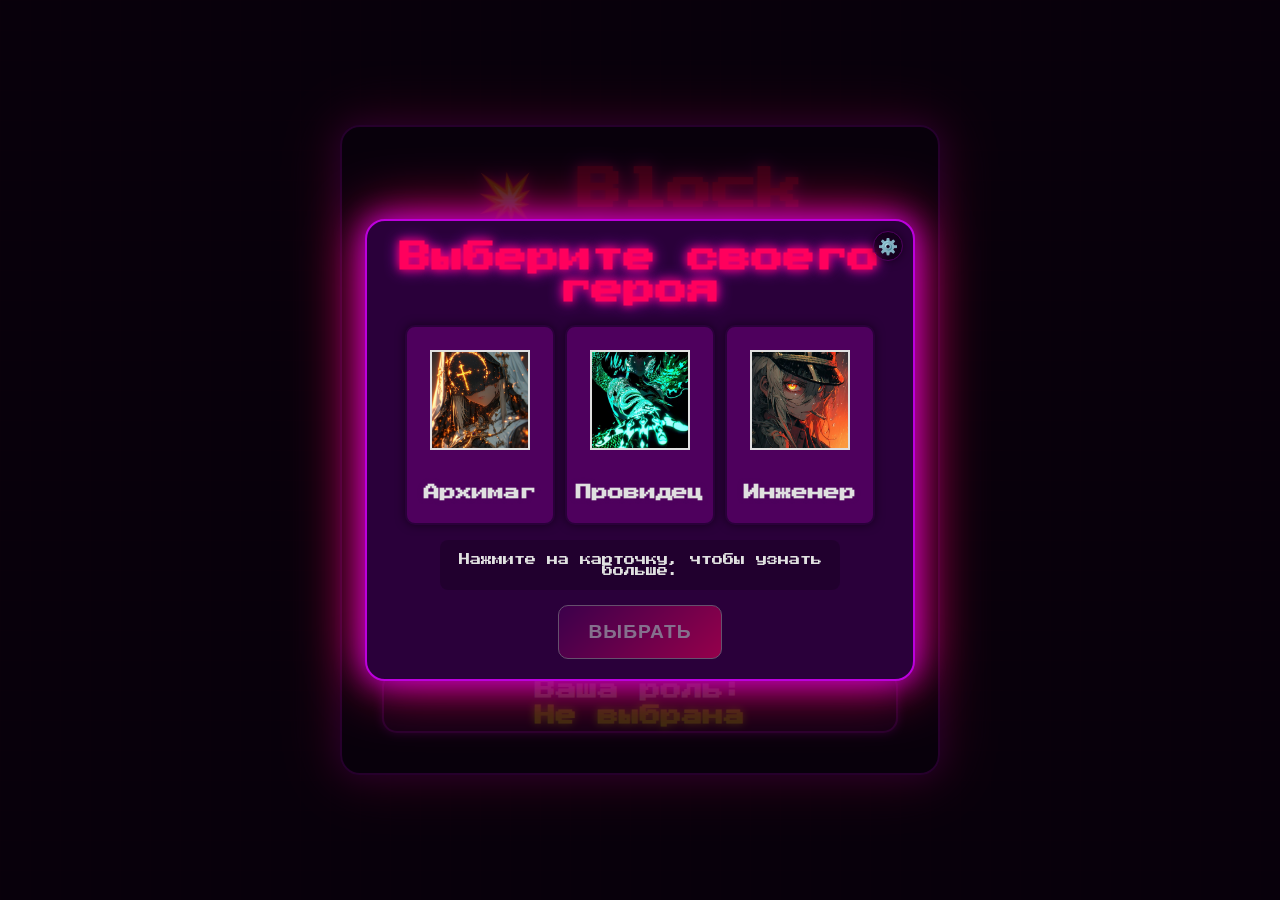
<file: index.html>
<!DOCTYPE html>
<html lang="ru">
<head>
    <meta charset="UTF-8">
    <meta name="viewport" content="width=device-width, initial-scale=1.0">
    <title>Block Blast Game</title>
    <link rel="stylesheet" href="css/main.css">
    <link rel="stylesheet" href="css/modal.css">
</head>
<body>
    <main class="container fade-in">
        <h1 class="game-title">💥 Block Blast</h1>
        <p class="game-subtitle">Собирай блоки, ставь рекорды! 🎯</p>
        
        <div class="buttons-container">
            <button class="btn btn-play" onclick="startGame()">
                🎮 Играть
            </button>
            <button class="btn btn-ranking" onclick="showRanking()">
                🏆 Рейтинг
            </button>
            <button class="btn btn-shop" onclick="showShop()">
                🛒 Магазин
            </button>
        </div>
        
        <div class="high-score">
            <div>🏆 Мой рекорд</div>
            <div class="score-number" id="highScore">0</div>
        </div>

        <div class="selected-role-display">
            <div>Ваша роль:</div>
            <div id="currentRole" class="role-name">Не выбрана</div>
        </div>
    </main>

    <!-- Modal Window for Character Selection -->
    <div id="characterSelectModal" class="modal-overlay">
        <div class="modal-content">
            <h2 class="modal-title">Выберите своего героя</h2>
            <div class="character-cards-container">
                <div class="character-card" data-character="архимаг">
                    <img src="Orange Girl Wallpaper 🔸.jpg" alt="Архимаг">
                    <h3>Архимаг</h3>
                </div>
                <div class="character-card" data-character="провидец">
                    <img src="загруженное (3).jpg" alt="Провидец">
                    <h3>Провидец</h3>
                </div>
                <div class="character-card" data-character="инженер">
                    <img src="загруженное (2).jpg" alt="Инженер">
                    <h3>Инженер</h3>
                </div>
                <div class="character-card secret-card" data-character="монархтеней" style="display: none;">
                    <img src="загруженное (1).jpg" alt="Монарх Теней">
                    <h3>Монарх Теней</h3>
                </div>
            </div>
            <div class="character-description-area">
                <p id="characterDescription">Нажмите на карточку, чтобы узнать больше.</p>
            </div>
            <button id="selectCharacterBtn" class="btn btn-modal-select" disabled>Выбрать</button>
            <button id="settingsBtn" class="btn-settings-icon">
                ⚙️
            </button>
        </div>
    </div>

    <!-- Settings Modal -->
    <div id="settingsModal" class="modal-overlay">
        <div class="modal-content">
            <h2 class="modal-title">Настройки</h2>
            <div class="settings-option">
                <span>Музыка</span>
                <label class="switch">
                    <input type="checkbox" id="musicToggle" checked>
                    <span class="slider round"></span>
                </label>
            </div>
            <div class="settings-option">
                <span>Звуки</span>
                <label class="switch">
                    <input type="checkbox" id="soundToggle" checked>
                    <span class="slider round"></span>
                </label>
            </div>
            <button id="reloadBtn" class="btn btn-reload">Перезагрузить</button>
            <button class="btn-close-settings-modal">✖</button>
        </div>
    </div>

    <!-- Ranking Modal -->
    <div id="rankingModal" class="modal-overlay">
        <div class="modal-content">
            <h2 class="modal-title">🏆 Рейтинг</h2>
            <div id="rankingList" class="ranking-list"></div>
            <button class="btn-close-ranking-modal">✖</button>
        </div>
    </div>

<script>
    document.addEventListener('DOMContentLoaded', function() {
        // Загружаем рекорд из localStorage и убеждаемся, что это число
        let highScore = parseInt(localStorage.getItem('blockBlastHighScore'), 10);
        if (isNaN(highScore) || highScore < 0) {
            highScore = 0;
            localStorage.setItem('blockBlastHighScore', 0); // Очищаем некорректное значение
        }
        
        // Обновляем отображение рекорда
        document.getElementById('highScore').textContent = formatNumber(highScore);
        
        // JavaScript для модального окна выбора персонажа
        const characterSelectModal = document.getElementById('characterSelectModal');
        const characterCards = document.querySelectorAll('.character-card');
        const characterDescription = document.getElementById('characterDescription');
        const selectCharacterBtn = document.getElementById('selectCharacterBtn');
        const settingsBtn = document.getElementById('settingsBtn');
        const settingsModal = document.getElementById('settingsModal');
        const closeSettingsModalBtn = document.querySelector('.btn-close-settings-modal');
        const musicToggle = document.getElementById('musicToggle');
        const soundToggle = document.getElementById('soundToggle');
        const reloadBtn = document.getElementById('reloadBtn');
        const currentRoleDisplay = document.getElementById('currentRole'); // Новый элемент для отображения роли
        
        let selectedCharacter = null;
        let reloadCount = 0; // Для секретной карточки

        const characterDescriptions = {
            архимаг: '🔥 Магическая Очистка - убирает 2 любые линии (1 раз за игру)\n🔮 Призыв Нужного Блока - выбирает идеальную фигуру (1 раз за игру)',
            провидец: '🎲 Фортуна Перезагрузки - полностью очищает поле (1 раз за игру)',
            инженер: '🔧 Перепланировка Стройки - перемещает/удаляет любой стоящий блок (каждые 5 ходов)',
            монархтеней: '🌑 Теневая Буря - полная очистка поля (1 раз)\n💀 Возвращение из Теней - автоматическое воскрешение при проигрыше (1 раз)\n🕳️ Теневые Блоки - заполняют любые пустоты (3 раза)\n🕳️ Теневые Блоки - заполняют любые пустоты (3 раза)' /* Обновленное описание для монарха теней */
        };

        function updateRoleDisplay() {
            const savedRole = localStorage.getItem('selectedCharacterRole');
            const roleDisplayElement = document.querySelector('.selected-role-display');

            // Удаляем все предыдущие классы ролей
            roleDisplayElement.classList.forEach(cls => {
                if (cls.startsWith('role-')) {
                    roleDisplayElement.classList.remove(cls);
                }
            });

            if (savedRole) {
                currentRoleDisplay.textContent = savedRole.charAt(0).toUpperCase() + savedRole.slice(1); // Отображаем само имя роли
                roleDisplayElement.classList.add(`role-${savedRole.toLowerCase()}`);
            } else {
                currentRoleDisplay.textContent = 'Не выбрана';
                // Здесь можно добавить класс для состояния 'Не выбрана', если необходимо
            }
        }

        function checkAndShowCharacterSelection() {
            const savedRole = localStorage.getItem('selectedCharacterRole');
            const roleDisplayElement = document.querySelector('.selected-role-display');

            if (!savedRole) {
                characterSelectModal.classList.add('active');
            } else {
                console.log('Роль уже выбрана: ' + savedRole);
                roleDisplayElement.classList.add(`role-${savedRole.toLowerCase()}`); // Применяем класс, если роль уже выбрана
                if (savedRole === 'монархтеней') {
                    const secretCardElement = document.querySelector('[data-character="монархтеней"]');
                    if (secretCardElement) {
                        secretCardElement.style.display = 'flex';
                    }
                }
            }
        }

        // Открытие/закрытие модального окна настроек
        settingsBtn.addEventListener('click', () => {
            settingsModal.classList.add('active');
        });

        closeSettingsModalBtn.addEventListener('click', () => {
            settingsModal.classList.remove('active');
        });

        // Обработчик кнопки "Перезагрузить" для секретной карточки
        reloadBtn.addEventListener('click', () => {
            reloadCount++;
            console.log('Reloads: ' + reloadCount);
            if (reloadCount >= 3) {
                const secretCardElement = document.querySelector('[data-character="монархтеней"]');
                if (secretCardElement) {
                    secretCardElement.style.display = 'flex'; // Показываем секретную карточку
                }
                alert('🎉 Секретная карточка \'Монарх Теней\' разблокирована!');
                // Сбрасываем счетчик, чтобы не открывать постоянно
                reloadCount = 0;
                // Закрываем модальное окно настроек
                settingsModal.classList.remove('active');
            }
        });

        // Логика переключателей музыки и звуков
        musicToggle.checked = JSON.parse(localStorage.getItem('musicEnabled') || 'true');
        soundToggle.checked = JSON.parse(localStorage.getItem('soundEnabled') || 'true');

        musicToggle.addEventListener('change', () => {
            localStorage.setItem('musicEnabled', musicToggle.checked);
            console.log('Музыка: ' + (musicToggle.checked ? 'Включена' : 'Выключена'));
        });

        soundToggle.addEventListener('change', () => {
            localStorage.setItem('soundEnabled', soundToggle.checked);
            console.log('Звуки: ' + (soundToggle.checked ? 'Включены' : 'Выключены'));
        });

        characterCards.forEach(card => {
            card.addEventListener('click', () => {
                characterCards.forEach(c => c.classList.remove('selected'));
                card.classList.add('selected');
                selectedCharacter = card.dataset.character;
                characterDescription.textContent = characterDescriptions[selectedCharacter];
                selectCharacterBtn.disabled = false;
            });
        });

        selectCharacterBtn.addEventListener('click', () => {
            if (selectedCharacter) {
                localStorage.setItem('selectedCharacterRole', selectedCharacter);
                characterSelectModal.classList.remove('active');
                updateRoleDisplay(); // Обновляем отображение роли после выбора
                alert(`Вы выбрали: ${selectedCharacter.charAt(0).toUpperCase() + selectedCharacter.slice(1)}!`);
            }
        });

        updateRoleDisplay(); // Обновляем отображение роли при загрузке страницы
        checkAndShowCharacterSelection(); // Вызываем функцию для модального окна

        // JavaScript для модального окна рейтинга
        const rankingModal = document.getElementById('rankingModal');
        const rankingList = document.getElementById('rankingList');
        const closeRankingModalBtn = document.querySelector('.btn-close-ranking-modal');

        function showRanking() {
            rankingModal.classList.add('active');
            const ranking = JSON.parse(localStorage.getItem('blockBlastRanking') || '[]');
            
            let rankingText = '🏆 Топ игроков:\n\n';
            
            if (ranking.length === 0) {
                rankingText += 'Пока нет результатов!\nБудь первым! 🚀';
            } else {
                ranking.slice(0, 5).forEach((player, index) => {
                    const medals = ['🥇', '🥈', '🥉', '4️⃣', '5️⃣'];
                    rankingText += `${medals[index] || '•'} ${player.name}: ${formatNumber(player.score)} очков\n`;
                });
            }
            
            rankingText += '\n🎯 Твой рекорд: ' + formatNumber(highScore) + ' очков';
            
            rankingList.innerHTML = rankingText;
        }
        
        closeRankingModalBtn.addEventListener('click', () => {
            rankingModal.classList.remove('active');
        });
    });

    // Функция для форматирования чисел (24313 -> 24,313)
    function formatNumber(num) {
        if (typeof num !== 'number' || isNaN(num)) {
            return '0'; // Возвращаем '0', если входные данные некорректны
        }
        return num.toLocaleString('ru-RU');
    }
    
    // Функция начала игры
    function startGame() {
        // alert('🎮 Игра начинается!\n\nСобирай группы одинаковых блоков и ставь новые рекорды! 🚀');
        // Здесь будет переход к самой игре
        window.location.href = 'game.html'; // если игра в отдельном файле
        // Для демонстрации - симуляция игры
        // simulateGame();
    }
</script>
</body>
</html>
</file>
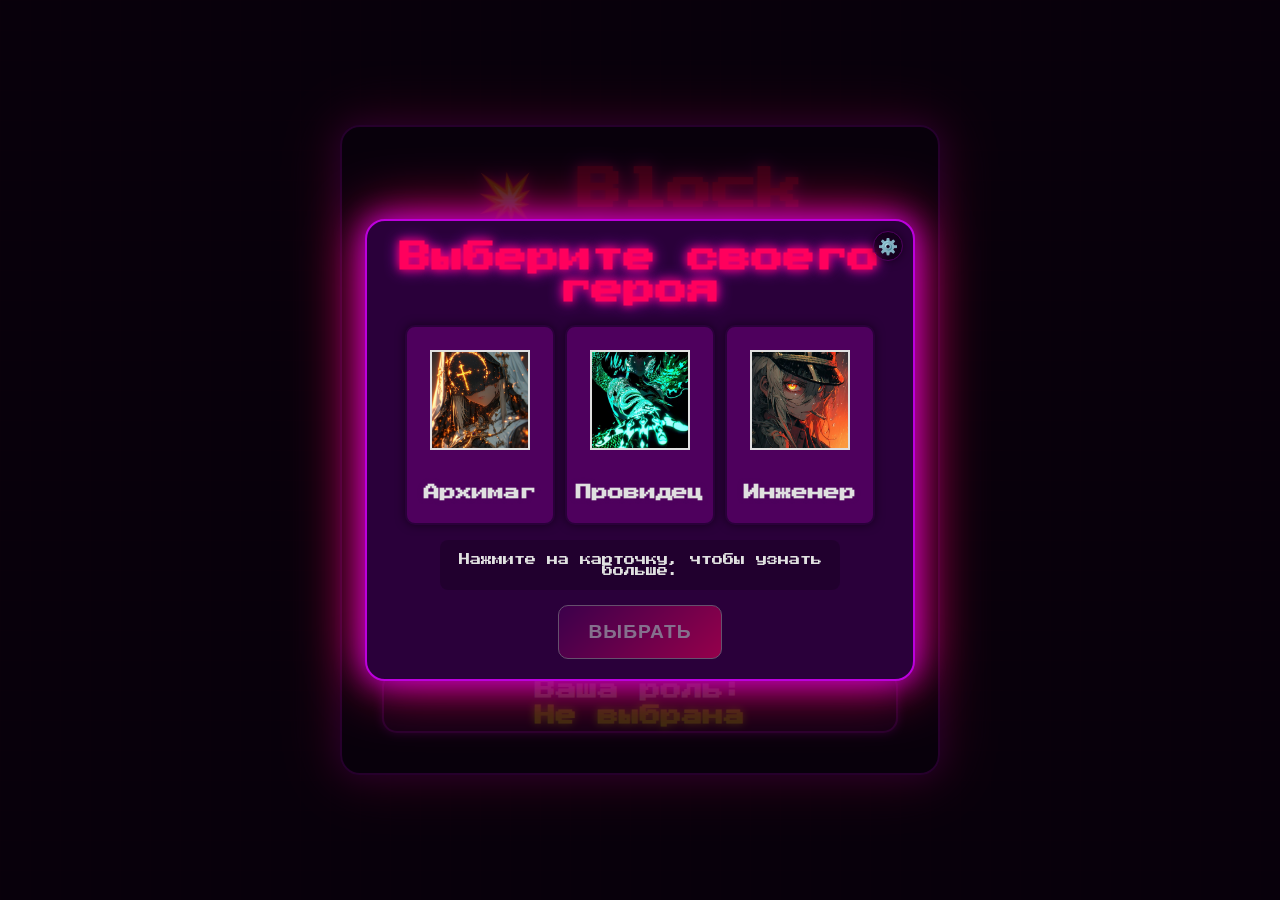
<file: Block Bast/index.html>
<!DOCTYPE html>
<html lang="ru">
<head>
    <meta charset="UTF-8">
    <meta name="viewport" content="width=device-width, initial-scale=1.0">
    <title>Block Blast Game</title>
    <link rel="stylesheet" href="css/main.css">
    <link rel="stylesheet" href="css/modal.css">
</head>
<body>
    <main class="container fade-in">
        <h1 class="game-title">💥 Block Blast</h1>
        <p class="game-subtitle">Собирай блоки, ставь рекорды! 🎯</p>
        
        <div class="buttons-container">
            <button class="btn btn-play" onclick="startGame()">
                🎮 Играть
            </button>
            <button class="btn btn-ranking" onclick="showRanking()">
                🏆 Рейтинг
            </button>
            <button class="btn btn-shop" onclick="showShop()">
                🛒 Магазин
            </button>
        </div>
        
        <div class="high-score">
            <div>🏆 Мой рекорд</div>
            <div class="score-number" id="highScore">0</div>
        </div>

        <div class="selected-role-display">
            <div>Ваша роль:</div>
            <div id="currentRole" class="role-name">Не выбрана</div>
        </div>
    </main>

    <!-- Modal Window for Character Selection -->
    <div id="characterSelectModal" class="modal-overlay">
        <div class="modal-content">
            <h2 class="modal-title">Выберите своего героя</h2>
            <div class="character-cards-container">
                <div class="character-card" data-character="архимаг">
                    <img src="Orange Girl Wallpaper 🔸.jpg" alt="Архимаг">
                    <h3>Архимаг</h3>
                </div>
                <div class="character-card" data-character="провидец">
                    <img src="загруженное (3).jpg" alt="Провидец">
                    <h3>Провидец</h3>
                </div>
                <div class="character-card" data-character="инженер">
                    <img src="загруженное (2).jpg" alt="Инженер">
                    <h3>Инженер</h3>
                </div>
                <div class="character-card secret-card" data-character="монархтеней" style="display: none;">
                    <img src="загруженное (1).jpg" alt="Монарх Теней">
                    <h3>Монарх Теней</h3>
                </div>
            </div>
            <div class="character-description-area">
                <p id="characterDescription">Нажмите на карточку, чтобы узнать больше.</p>
            </div>
            <button id="selectCharacterBtn" class="btn btn-modal-select" disabled>Выбрать</button>
            <button id="settingsBtn" class="btn-settings-icon">
                ⚙️
            </button>
        </div>
    </div>

    <!-- Settings Modal -->
    <div id="settingsModal" class="modal-overlay">
        <div class="modal-content">
            <h2 class="modal-title">Настройки</h2>
            <div class="settings-option">
                <span>Музыка</span>
                <label class="switch">
                    <input type="checkbox" id="musicToggle" checked>
                    <span class="slider round"></span>
                </label>
            </div>
            <div class="settings-option">
                <span>Звуки</span>
                <label class="switch">
                    <input type="checkbox" id="soundToggle" checked>
                    <span class="slider round"></span>
                </label>
            </div>
            <button id="reloadBtn" class="btn btn-reload">Перезагрузить</button>
            <button class="btn-close-settings-modal">✖</button>
        </div>
    </div>

    <!-- Ranking Modal -->
    <div id="rankingModal" class="modal-overlay">
        <div class="modal-content">
            <h2 class="modal-title">🏆 Рейтинг</h2>
            <div id="rankingList" class="ranking-list"></div>
            <button class="btn-close-ranking-modal">✖</button>
        </div>
    </div>

<script>
    document.addEventListener('DOMContentLoaded', function() {
        // Загружаем рекорд из localStorage и убеждаемся, что это число
        let highScore = parseInt(localStorage.getItem('blockBlastHighScore'), 10);
        if (isNaN(highScore) || highScore < 0) {
            highScore = 0;
            localStorage.setItem('blockBlastHighScore', 0); // Очищаем некорректное значение
        }
        
        // Обновляем отображение рекорда
        document.getElementById('highScore').textContent = formatNumber(highScore);
        
        // JavaScript для модального окна выбора персонажа
        const characterSelectModal = document.getElementById('characterSelectModal');
        const characterCards = document.querySelectorAll('.character-card');
        const characterDescription = document.getElementById('characterDescription');
        const selectCharacterBtn = document.getElementById('selectCharacterBtn');
        const settingsBtn = document.getElementById('settingsBtn');
        const settingsModal = document.getElementById('settingsModal');
        const closeSettingsModalBtn = document.querySelector('.btn-close-settings-modal');
        const musicToggle = document.getElementById('musicToggle');
        const soundToggle = document.getElementById('soundToggle');
        const reloadBtn = document.getElementById('reloadBtn');
        const currentRoleDisplay = document.getElementById('currentRole'); // Новый элемент для отображения роли
        
        let selectedCharacter = null;
        let reloadCount = 0; // Для секретной карточки

        const characterDescriptions = {
            архимаг: '🔥 Магическая Очистка - убирает 2 любые линии (1 раз за игру)\n🔮 Призыв Нужного Блока - выбирает идеальную фигуру (1 раз за игру)',
            провидец: '🎲 Фортуна Перезагрузки - полностью очищает поле (1 раз за игру)',
            инженер: '🔧 Перепланировка Стройки - перемещает/удаляет любой стоящий блок (каждые 5 ходов)',
            монархтеней: '🌑 Теневая Буря - полная очистка поля (1 раз)\n💀 Возвращение из Теней - автоматическое воскрешение при проигрыше (1 раз)\n🕳️ Теневые Блоки - заполняют любые пустоты (3 раза)\n🕳️ Теневые Блоки - заполняют любые пустоты (3 раза)' /* Обновленное описание для монарха теней */
        };

        function updateRoleDisplay() {
            const savedRole = localStorage.getItem('selectedCharacterRole');
            const roleDisplayElement = document.querySelector('.selected-role-display');

            // Удаляем все предыдущие классы ролей
            roleDisplayElement.classList.forEach(cls => {
                if (cls.startsWith('role-')) {
                    roleDisplayElement.classList.remove(cls);
                }
            });

            if (savedRole) {
                currentRoleDisplay.textContent = savedRole.charAt(0).toUpperCase() + savedRole.slice(1); // Отображаем само имя роли
                roleDisplayElement.classList.add(`role-${savedRole.toLowerCase()}`);
            } else {
                currentRoleDisplay.textContent = 'Не выбрана';
                // Здесь можно добавить класс для состояния 'Не выбрана', если необходимо
            }
        }

        function checkAndShowCharacterSelection() {
            const savedRole = localStorage.getItem('selectedCharacterRole');
            const roleDisplayElement = document.querySelector('.selected-role-display');

            if (!savedRole) {
                characterSelectModal.classList.add('active');
            } else {
                console.log('Роль уже выбрана: ' + savedRole);
                roleDisplayElement.classList.add(`role-${savedRole.toLowerCase()}`); // Применяем класс, если роль уже выбрана
                if (savedRole === 'монархтеней') {
                    const secretCardElement = document.querySelector('[data-character="монархтеней"]');
                    if (secretCardElement) {
                        secretCardElement.style.display = 'flex';
                    }
                }
            }
        }

        // Открытие/закрытие модального окна настроек
        settingsBtn.addEventListener('click', () => {
            settingsModal.classList.add('active');
        });

        closeSettingsModalBtn.addEventListener('click', () => {
            settingsModal.classList.remove('active');
        });

        // Обработчик кнопки "Перезагрузить" для секретной карточки
        reloadBtn.addEventListener('click', () => {
            reloadCount++;
            console.log('Reloads: ' + reloadCount);
            if (reloadCount >= 3) {
                const secretCardElement = document.querySelector('[data-character="монархтеней"]');
                if (secretCardElement) {
                    secretCardElement.style.display = 'flex'; // Показываем секретную карточку
                }
                alert('🎉 Секретная карточка \'Монарх Теней\' разблокирована!');
                // Сбрасываем счетчик, чтобы не открывать постоянно
                reloadCount = 0;
                // Закрываем модальное окно настроек
                settingsModal.classList.remove('active');
            }
        });

        // Логика переключателей музыки и звуков
        musicToggle.checked = JSON.parse(localStorage.getItem('musicEnabled') || 'true');
        soundToggle.checked = JSON.parse(localStorage.getItem('soundEnabled') || 'true');

        musicToggle.addEventListener('change', () => {
            localStorage.setItem('musicEnabled', musicToggle.checked);
            console.log('Музыка: ' + (musicToggle.checked ? 'Включена' : 'Выключена'));
        });

        soundToggle.addEventListener('change', () => {
            localStorage.setItem('soundEnabled', soundToggle.checked);
            console.log('Звуки: ' + (soundToggle.checked ? 'Включены' : 'Выключены'));
        });

        characterCards.forEach(card => {
            card.addEventListener('click', () => {
                characterCards.forEach(c => c.classList.remove('selected'));
                card.classList.add('selected');
                selectedCharacter = card.dataset.character;
                characterDescription.textContent = characterDescriptions[selectedCharacter];
                selectCharacterBtn.disabled = false;
            });
        });

        selectCharacterBtn.addEventListener('click', () => {
            if (selectedCharacter) {
                localStorage.setItem('selectedCharacterRole', selectedCharacter);
                characterSelectModal.classList.remove('active');
                updateRoleDisplay(); // Обновляем отображение роли после выбора
                alert(`Вы выбрали: ${selectedCharacter.charAt(0).toUpperCase() + selectedCharacter.slice(1)}!`);
            }
        });

        updateRoleDisplay(); // Обновляем отображение роли при загрузке страницы
        checkAndShowCharacterSelection(); // Вызываем функцию для модального окна

        // JavaScript для модального окна рейтинга
        const rankingModal = document.getElementById('rankingModal');
        const rankingList = document.getElementById('rankingList');
        const closeRankingModalBtn = document.querySelector('.btn-close-ranking-modal');

        function showRanking() {
            rankingModal.classList.add('active');
            const ranking = JSON.parse(localStorage.getItem('blockBlastRanking') || '[]');
            
            let rankingText = '🏆 Топ игроков:\n\n';
            
            if (ranking.length === 0) {
                rankingText += 'Пока нет результатов!\nБудь первым! 🚀';
            } else {
                ranking.slice(0, 5).forEach((player, index) => {
                    const medals = ['🥇', '🥈', '🥉', '4️⃣', '5️⃣'];
                    rankingText += `${medals[index] || '•'} ${player.name}: ${formatNumber(player.score)} очков\n`;
                });
            }
            
            rankingText += '\n🎯 Твой рекорд: ' + formatNumber(highScore) + ' очков';
            
            rankingList.innerHTML = rankingText;
        }
        
        closeRankingModalBtn.addEventListener('click', () => {
            rankingModal.classList.remove('active');
        });
    });

    // Функция для форматирования чисел (24313 -> 24,313)
    function formatNumber(num) {
        if (typeof num !== 'number' || isNaN(num)) {
            return '0'; // Возвращаем '0', если входные данные некорректны
        }
        return num.toLocaleString('ru-RU');
    }
    
    // Функция начала игры
    function startGame() {
        // alert('🎮 Игра начинается!\n\nСобирай группы одинаковых блоков и ставь новые рекорды! 🚀');
        // Здесь будет переход к самой игре
        window.location.href = 'game.html'; // если игра в отдельном файле
        // Для демонстрации - симуляция игры
        // simulateGame();
    }
</script>
</body>
</html>
</file>
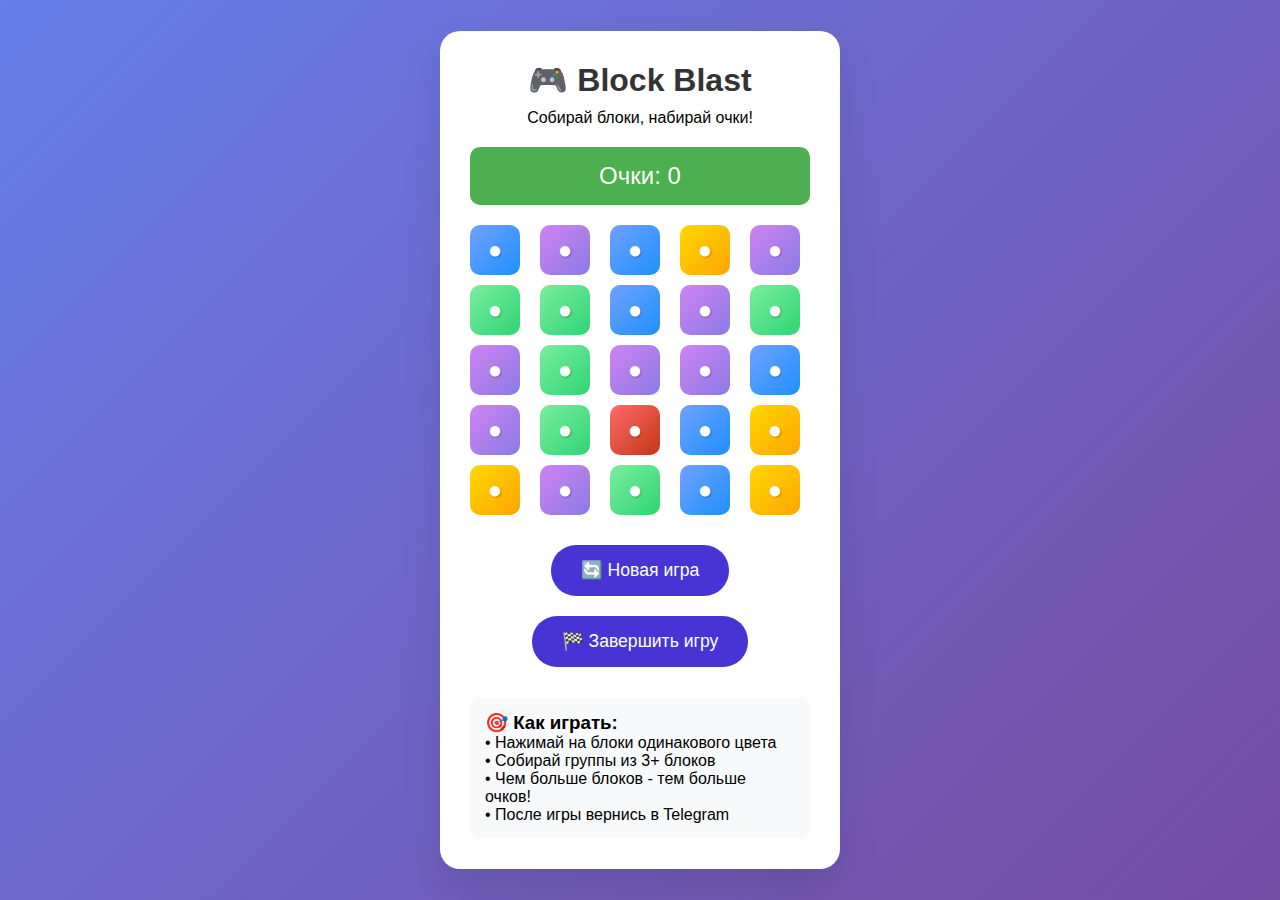
<file: block_blast_game.html>
<!DOCTYPE html>
<html lang="ru">
<head>
    <meta charset="UTF-8">
    <meta name="viewport" content="width=device-width, initial-scale=1.0">
    <title>Block Blast Game</title>
    <style>
        * { margin: 0; padding: 0; box-sizing: border-box; }
        body { 
            font-family: Arial, sans-serif; 
            background: linear-gradient(135deg, #667eea, #764ba2);
            min-height: 100vh;
            display: flex;
            justify-content: center;
            align-items: center;
            padding: 20px;
        }
        .game-container {
            background: white;
            border-radius: 20px;
            padding: 30px;
            box-shadow: 0 20px 40px rgba(0,0,0,0.1);
            text-align: center;
            max-width: 400px;
            width: 100%;
        }
        h1 { color: #333; margin-bottom: 10px; }
        .score { 
            background: #4CAF50; 
            color: white; 
            padding: 15px; 
            border-radius: 10px; 
            margin: 20px 0;
            font-size: 1.5em;
        }
        .game-board {
            display: grid;
            grid-template-columns: repeat(5, 1fr);
            gap: 10px;
            margin: 20px 0;
        }
        .block {
            width: 50px;
            height: 50px;
            border-radius: 10px;
            cursor: pointer;
            transition: transform 0.2s;
            display: flex;
            align-items: center;
            justify-content: center;
            font-size: 1.5em;
            color: white;
            text-shadow: 1px 1px 2px rgba(0,0,0,0.3);
        }
        .block:hover { transform: scale(1.1); }
        .red { background: linear-gradient(135deg, #ff6b6b, #c23616); }
        .green { background: linear-gradient(135deg, #7bed9f, #2ed573); }
        .blue { background: linear-gradient(135deg, #70a1ff, #1e90ff); }
        .yellow { background: linear-gradient(135deg, #ffd700, #ffa502); }
        .purple { background: linear-gradient(135deg, #cd84f1, #8c7ae6); }
        button {
            background: #4834d4;
            color: white;
            border: none;
            padding: 15px 30px;
            border-radius: 25px;
            font-size: 1.1em;
            cursor: pointer;
            margin: 10px;
            transition: transform 0.2s;
        }
        button:hover {
            transform: translateY(-2px);
            background: #686de0;
        }
        .instructions {
            background: #f8f9fa;
            padding: 15px;
            border-radius: 10px;
            margin-top: 20px;
            text-align: left;
        }
    </style>
</head>
<body>
    <div class="game-container">
        <h1>🎮 Block Blast</h1>
        <p>Собирай блоки, набирай очки!</p>
        
        <div class="score">
            Очки: <span id="score">0</span>
        </div>
        
        <div class="game-board" id="gameBoard">
            <!-- Блоки будут сгенерированы JavaScript -->
        </div>
        
        <div>
            <button onclick="startGame()">🔄 Новая игра</button>
            <button onclick="endGame()">🏁 Завершить игру</button>
        </div>
        
        <div class="instructions">
            <h3>🎯 Как играть:</h3>
            <p>• Нажимай на блоки одинакового цвета</p>
            <p>• Собирай группы из 3+ блоков</p>
            <p>• Чем больше блоков - тем больше очков!</p>
            <p>• После игры вернись в Telegram</p>
        </div>
    </div>

    <script>
        let score = 0;
        let colors = ['red', 'green', 'blue', 'yellow', 'purple'];
        
        function createGameBoard() {
            const gameBoard = document.getElementById('gameBoard');
            gameBoard.innerHTML = '';
            
            for (let i = 0; i < 25; i++) {
                const randomColor = colors[Math.floor(Math.random() * colors.length)];
                const block = document.createElement('div');
                block.className = `block ${randomColor}`;
                block.innerHTML = '●';
                block.onclick = () => handleBlockClick(block, randomColor);
                gameBoard.appendChild(block);
            }
        }
        
        function handleBlockClick(block, color) {
            const points = Math.floor(Math.random() * 100) + 10;
            score += points;
            
            // Визуальный эффект
            block.style.transform = 'scale(1.2)';
            block.style.background = 'linear-gradient(135deg, #ff9ff3, #f368e0)';
            
            setTimeout(() => {
                const randomColor = colors[Math.floor(Math.random() * colors.length)];
                block.className = `block ${randomColor}`;
                block.style.transform = 'scale(1)';
            }, 300);
            
            updateScore();
        }
        
        function updateScore() {
            document.getElementById('score').textContent = score;
        }
        
        function startGame() {
            score = 0;
            updateScore();
            createGameBoard();
            alert('🎮 Игра началась! Собирай блоки и набирай очки!');
        }
        
        function endGame() {
            alert(`🎉 Игра завершена! Твой результат: ${score} очков!

Вернись в Telegram и нажми "📊 Отправить результат"`);
        }
        
        // Начинаем игру при загрузке
        startGame();
    </script>
</body>
</html>
</file>
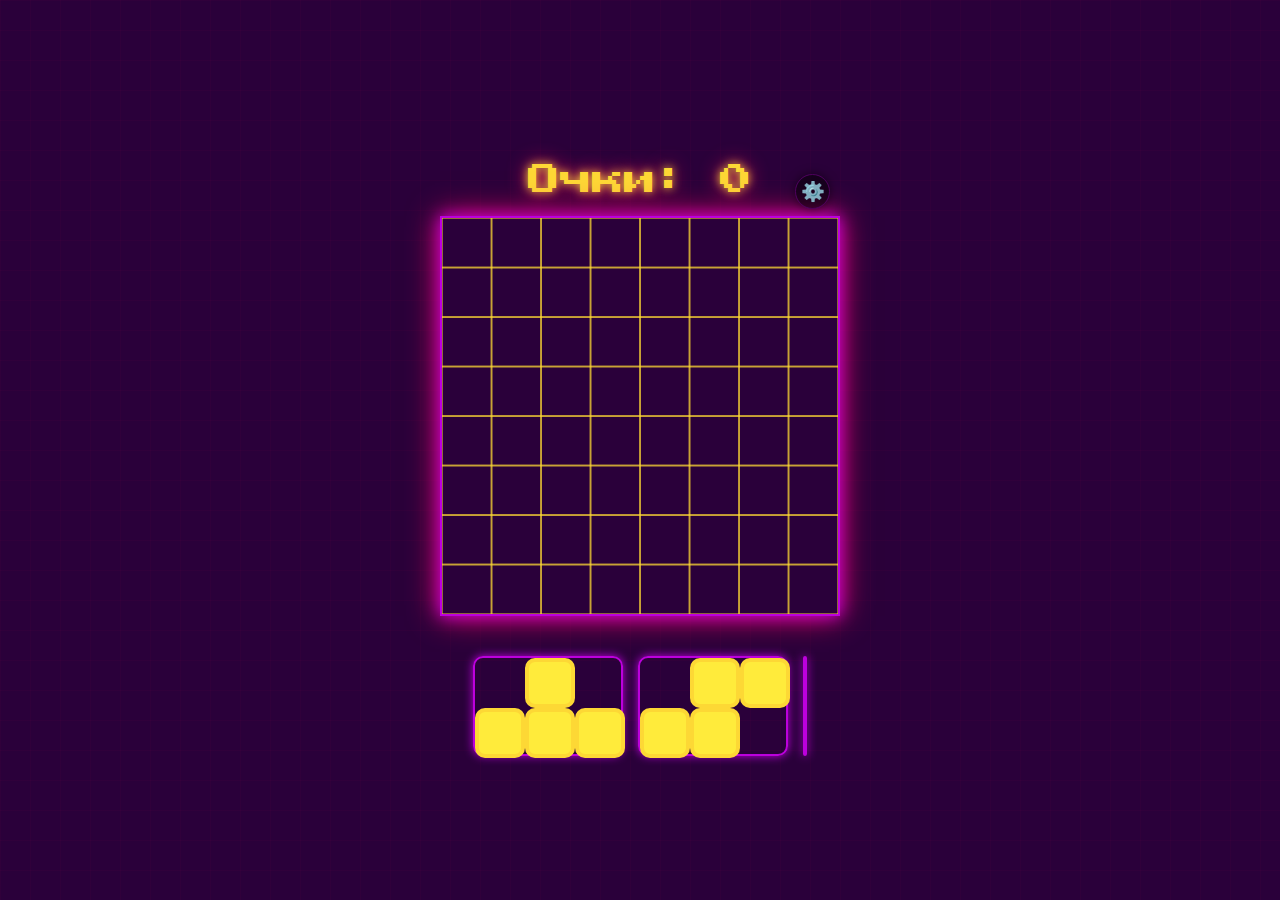
<file: Block Bast/game.html>
<!DOCTYPE html>
<html lang="ru">
<head>
    <meta charset="UTF-8">
    <meta name="viewport" content="width=device-width, initial-scale=1.0">
    <link rel="stylesheet" href="css/main.css"> <!-- Проверь путь к файлу -->
    <title>Block Bast Hard</title>
</head>
<body>
    <div class="game_container">
        <div class="score">Очки: <span id="score">0</span></div>
        <button id="settings-btn" class="btn-settings-icon">⚙️</button>
        <canvas id="game-canvas" width="400" height="400"></canvas>
        <div class="draggable-blocks-wrapper"> <!-- Новый контейнер для блоков -->
            <div class="block_container">
                <div class="block" id="block1" draggable="true"></div>
                <div class="block" id="block2" draggable="true"></div>
                <div class="block" id="block3" draggable="true"></div>
            </div>
        </div>
        <button id="restart-btn" class="hidden">Рестарт</button> <!-- Кнопка рестарта скрыта по умолчанию -->
    </div>

    <!-- Settings Modal -->
    <div id="settingsModal" class="modal-overlay">
        <div class="modal-content">
            <h2 class="modal-title">Настройки</h2>
            <button class="btn-close-settings-modal">&times;</button>
            <div class="settings-option">
                <span>Музыка:</span>
                <label class="switch">
                    <input type="checkbox" id="musicToggle" checked>
                    <span class="slider round"></span>
                </label>
            </div>
            <div class="settings-option">
                <span>Звуки:</span>
                <label class="switch">
                    <input type="checkbox" id="soundToggle" checked>
                    <span class="slider round"></span>
                </label>
            </div>
            <button id="restart-game-from-settings" class="btn-reload">Рестарт Игры</button>
        </div>
    </div>

    <script src="game.js"></script>
</body>
</html>
</file>
<file: css/main.css>
@import url('https://fonts.googleapis.com/css2?family=Press+Start+2P&display=swap');

/* Existing styles from index.html */

:root {
    --dark-purple: #2a003a;
    --deep-purple: #4e005d;
    --neon-purple: #bc00dd;
    --dark-red: #6a0000;
    --deep-red: #8d0000;
    --neon-red: #ff005d;
    --accent-yellow: #fdd835;
    --text-light: #e0e0e0;
    --text-dark: #a0a0a0;
    --shadow-dark: rgba(0, 0, 0, 0.7);
    --shadow-light: rgba(255, 0, 93, 0.3);

    /* Архимаг Colors (Current Theme - Neon Purple/Red) */
    --архимаг-bg-dark: var(--deep-purple);
    --архимаг-border: var(--neon-purple);
    --архимаг-shadow: var(--neon-purple);
    --архимаг-text: var(--accent-yellow);

    /* Провидец Colors (Blue/Green) */
    --провидец-bg-dark: #1a3a3a;
    --провидец-border: #00ffcc;
    --провидец-shadow: #00ffcc;
    --провидец-text: #99ffeb;

    /* Инженер Colors (Grey/Yellow/Orange) */
    --инженер-bg-dark: #3a3a3a;
    --инженер-border: #ffcc00;
    --инженер-shadow: #ffcc00;
    --инженер-text: #ffee99;

    /* Монарх Теней Colors (Dark/Shadow) */
    --монархтеней-bg-dark: #1a1a1a;
    --монархтеней-border: #4a004a;
    --монархтеней-shadow: #6a006a;
    --монархтеней-text: #c0c0c0;
}

* {
    margin: 0;
    padding: 0;
    box-sizing: border-box;
}

body {
    font-family: 'Press Start 2P', cursive, Arial, sans-serif; /* Добавление ретро-шрифта */
    background: var(--dark-purple);
    min-height: 100vh;
    display: flex;
    justify-content: center;
    align-items: center;
    padding: 20px;
    color: var(--text-light);
    overflow: hidden;
    position: relative;
}

/* Retro grid background */
body::before {
    content: '';
    position: absolute;
    top: 0;
    left: 0;
    width: 100%;
    height: 100%;
    background-image: 
        linear-gradient(to right, rgba(255, 0, 93, 0.1) 1px, transparent 1px),
        linear-gradient(to bottom, rgba(255, 0, 93, 0.1) 1px, transparent 1px);
    background-size: 30px 30px;
    animation: panBackground 60s linear infinite;
    z-index: -1;
    opacity: 0.3;
}

@keyframes panBackground {
    0% { background-position: 0% 0%; }
    100% { background-position: 100% 100%; }
}

.container {
    background: rgba(42, 0, 58, 0.8);
    border-radius: 20px;
    padding: 40px;
    box-shadow: 0 0 30px var(--neon-purple), 0 0 60px var(--neon-red);
    text-align: center;
    max-width: 600px; /* Увеличена максимальная ширина контейнера */
    width: 100%;
    border: 2px solid var(--neon-purple);
    position: relative;
    overflow: hidden;
    box-sizing: border-box; /* Ensure padding doesn't add to overall width */
}

.container::before {
    content: '';
    position: absolute;
    top: 0;
    left: -100%;
    width: 100%;
    height: 100%;
    background: linear-gradient(
        90deg,
        transparent,
        rgba(255, 0, 93, 0.2),
        transparent
    );
    animation: containerShine 3s infinite linear;
}

@keyframes containerShine {
    0% { left: -100%; }
    100% { left: 100%; }
}

.game-title {
    color: var(--neon-red);
    font-size: 2.8em;
    margin-bottom: 10px;
    font-weight: bold;
    text-shadow: 0 0 10px var(--neon-red), 0 0 20px var(--neon-purple);
    animation: flicker 1.5s infinite alternate;
}

@keyframes flicker {
    0%, 100% { opacity: 1; text-shadow: 0 0 10px var(--neon-red), 0 0 20px var(--neon-purple); }
    50% { opacity: 0.8; text-shadow: 0 0 8px var(--neon-red), 0 0 15px var(--neon-purple); }
}

.game-subtitle {
    color: var(--text-dark);
    font-size: 1.2em;
    margin-bottom: 40px;
    text-shadow: 0 0 5px var(--deep-purple);
}

.buttons-container {
    display: flex;
    gap: 20px;
    justify-content: center;
    margin-bottom: 40px;
    flex-wrap: wrap;
}

.btn {
    padding: 20px 35px;
    border: none;
    border-radius: 10px;
    font-size: 1.2em;
    font-weight: bold;
    cursor: pointer;
    transition: all 0.3s ease;
    min-width: 160px;
    flex: 1;
    text-transform: uppercase;
    letter-spacing: 1px;
    position: relative;
    overflow: hidden;
}

.btn::before {
    content: '';
    position: absolute;
    top: 0;
    left: -100%;
    width: 100%;
    height: 100%;
    background: linear-gradient(
        90deg,
        transparent,
        rgba(255, 255, 255, 0.2),
        transparent
    );
    transition: left 0.5s;
}

.btn:hover::before {
    left: 100%;
}

.btn-play {
    background: linear-gradient(135deg, var(--deep-purple), var(--neon-purple));
    color: var(--text-light);
    box-shadow: 0 0 15px var(--neon-purple), 0 0 30px var(--neon-purple);
    border: 1px solid var(--neon-purple);
}

.btn-ranking {
    background: linear-gradient(135deg, var(--dark-red), var(--neon-red));
    color: var(--text-light);
    box-shadow: 0 0 15px var(--neon-red), 0 0 30px var(--neon-red);
    border: 1px solid var(--neon-red);
}

.btn:hover {
    transform: translateY(-5px) scale(1.05);
    box-shadow: 0 0 25px var(--neon-purple), 0 0 50px var(--neon-red);
}

.btn-shop {
    background: linear-gradient(135deg, var(--dark-purple), var(--neon-purple));
    color: var(--text-light);
    box-shadow: 0 0 15px var(--neon-purple), 0 0 30px var(--neon-purple);
    border: 1px solid var(--neon-purple);
}

.btn:active {
    transform: translateY(-2px);
}

.high-score {
    background: var(--deep-purple);
    color: var(--text-light);
    padding: 15px;
    border-radius: 15px;
    font-size: 1.1em; /* Reduced font size for the 'My Score' text */
    font-weight: bold;
    border: 2px solid var(--neon-red);
    box-shadow: 0 0 15px var(--neon-red);
    position: relative;
    overflow: hidden;
    max-width: 90%; /* Limit width for high score */
    margin: 0 auto; /* Center it */
}

.high-score::before {
    content: '';
    position: absolute;
    top: -50%;
    left: -50%;
    width: 200%;
    height: 200%;
    background: linear-gradient(
        45deg,
        transparent,
        rgba(255, 255, 255, 0.1),
        transparent
    );
    transform: rotate(45deg);
    animation: scoreShine 3s infinite linear;
}

@keyframes scoreShine {
    0% { transform: translateX(-100%) translateY(-100%) rotate(45deg); }
    100% { transform: translateX(100%) translateY(100%) rotate(45deg); }
}

.score-number {
    font-size: 2em; /* Further reduced font size for score numbers */
    margin-top: 10px;
    color: var(--accent-yellow);
    text-shadow: 0 0 10px var(--accent-yellow), 0 0 20px var(--neon-red);
    animation: neonGlow 1.5s infinite alternate;
}

@keyframes neonGlow {
    0%, 100% { text-shadow: 0 0 10px var(--accent-yellow), 0 0 20px var(--neon-red); }
    50% { text-shadow: 0 0 8px var(--accent-yellow), 0 0 15px var(--neon-red), 0 0 30px var(--neon-purple); }
}

@media (max-width: 480px) {
    .container {
        padding: 30px 20px;
    }
    
    .game-title {
        font-size: 2em;
    }
    
    .buttons-container {
        flex-direction: column;
        gap: 15px;
    }
    
    .btn {
        min-width: auto;
        padding: 18px 30px;
    }
    .high-score {
        padding: 10px; /* Further adjust padding for smaller screens */
    }
    .score-number {
        font-size: 1.4em; /* Even further adjusted font size for smaller screens */
    }
}

.selected-role-display {
    background: var(--deep-purple);
    color: var(--text-light);
    padding: 5px 8px; /* Сильнее уменьшаем горизонтальный padding */
    border-radius: 15px;
    font-size: 1.3em; /* Увеличенный размер шрифта */
    font-weight: bold;
    border: 2px solid var(--neon-purple);
    box-shadow: 0 0 10px var(--neon-purple);
    margin-top: 20px;
    text-align: center;
    max-width: 100%; /* Устанавливаем 100%, чтобы использовать всю доступную ширину */
    min-width: 200px; /* Добавляем минимальную ширину */
    margin-left: auto;
    margin-right: auto;
}

.role-name {
    font-size: 1em; /* Уменьшаем размер шрифта для лучшего размещения */
    color: var(--accent-yellow);
    text-shadow: 0 0 8px var(--accent-yellow);
    margin-top: 5px;
    word-break: break-word; /* Предотвращает обрезание длинных слов */
    overflow-wrap: break-word; /* Дополнительное свойство для переноса слов */
}

/* Стили для ролей */
.role-архимаг .selected-role-display {
    background: var(--архимаг-bg-dark);
    border-color: var(--архимаг-border);
    box-shadow: 0 0 10px var(--архимаг-shadow), 0 0 20px var(--архимаг-shadow);
}

.role-архимаг .role-name {
    color: var(--архимаг-text);
    text-shadow: 0 0 8px var(--архимаг-text);
}

.role-провидец .selected-role-display {
    background: var(--провидец-bg-dark);
    border-color: var(--провидец-border);
    box-shadow: 0 0 10px var(--провидец-shadow), 0 0 20px var(--провидец-shadow);
}

.role-провидец .role-name {
    color: var(--провидец-text);
    text-shadow: 0 0 8px var(--провидец-text);
}

.role-инженер .selected-role-display {
    background: var(--инженер-bg-dark);
    border-color: var(--инженер-border);
    box-shadow: 0 0 10px var(--инженер-shadow), 0 0 20px var(--инженер-shadow);
}

.role-инженер .role-name {
    color: var(--инженер-text);
    text-shadow: 0 0 8px var(--инженер-text);
}

.role-монархтеней .selected-role-display {
    background: var(--монархтеней-bg-dark);
    border-color: var(--монархтеней-border);
    box-shadow: 0 0 10px var(--монархтеней-shadow), 0 0 20px var(--монархтеней-shadow);
    position: relative;
    overflow: hidden;
}

.role-монархтеней .role-name {
    color: var(--монархтеней-text);
    text-shadow: 0 0 8px var(--монархтеней-text);
    z-index: 1;
    position: relative;
}

.role-монархтеней .selected-role-display::before {
    content: '';
    position: absolute;
    top: 0;
    left: 0;
    width: 100%;
    height: 100%;
    background: radial-gradient(circle, rgba(0,0,0,0.1) 0%, transparent 70%);
    animation: shadowMist 5s infinite ease-in-out alternate;
    z-index: 0;
}

@keyframes shadowMist {
    0% { transform: scale(1) translateX(0) translateY(0); opacity: 0.5; }
    100% { transform: scale(1.2) translateX(10px) translateY(-10px); opacity: 0.8; }
}

/* Анимации */
@keyframes fadeIn {
    from { opacity: 0; transform: translateY(30px); }
    to { opacity: 1; transform: translateY(0); }
}

.fade-in {
    animation: fadeIn 0.8s ease-out;
}

@keyframes pulse {
    0% { transform: scale(1); }
    50% { transform: scale(1.05); }
    100% { transform: scale(1); }
}

.pulse {
    animation: pulse 2s infinite;
}

@media (max-width: 480px) {
    .selected-role-display {
        font-size: 1em; /* Уменьшаем размер на мобильных */
        padding: 5px; /* Уменьшаем padding на мобильных */
        min-width: 150px; /* Добавляем минимальную ширину */
    }
    .role-name {
        font-size: 0.7em; /* Еще сильнее уменьшаем размер на мобильных */
    }
}

/* Styles for game.html components */
.game_container {
    display: flex;
    flex-direction: column;
    align-items: center;
    gap: 20px;
    margin-top: 20px;
}

.score {
    font-size: 2em;
    color: var(--accent-yellow);
    text-shadow: 0 0 10px var(--accent-yellow), 0 0 20px var(--neon-red);
}

#game-canvas {
    border: 2px solid var(--neon-purple);
    box-shadow: 0 0 15px var(--neon-purple), 0 0 30px var(--neon-red);
    background-color: var(--dark-purple);
    /* Удаляем фиксированные размеры и делаем их адаптивными */
    max-width: min(90vw, 400px); /* Используем 90% ширины экрана, но не более 400px */
    max-height: min(90vw, 400px); /* Высота соответствует ширине */
    width: auto; /* Позволяем ширине быть автоматической */
    height: auto; /* Позволяем высоте быть автоматической */
}

.block_container {
    display: flex;
    justify-content: center;
    gap: 15px;
    margin-top: 20px;
    flex-wrap: wrap;
    max-width: min(90vw, 400px); /* Ограничиваем ширину контейнера блоков, чтобы соответствовать канвасу */
}

.block {
    -webkit-user-select: none;
    -moz-user-select: none;
    -ms-user-select: none;
    user-select: none;
    -webkit-tap-highlight-color: transparent;
    touch-action: manipulation;
    border: 2px solid var(--neon-purple);
    background-color: transparent; /* Сделал фон прозрачным */
    border-radius: 10px;
    box-shadow: 0 0 10px var(--neon-purple);
    transition: all 0.2s ease;
    display: flex; /* Для центрирования внутренних ячеек */
    justify-content: center; /* Центрирование по горизонтали */
    align-items: center; /* Центрирование по вертикали */
    cursor: grab;
    position: relative; /* ВОТ ОНО! Добавил позиционирование */
}

.block.dragging {
    opacity: 0.8;
    transform: scale(1.1);
    z-index: 1000;
    cursor: grabbing;
    box-shadow: 0 0 20px var(--neon-red), 0 0 40px var(--neon-purple);
}

.block:hover {
    transform: translateY(-3px);
    box-shadow: 0 0 15px var(--neon-red);
}

.block:active {
    transform: scale(1.05);
    transition: transform 0.1s;
}

.block > div { /* Стили для отдельных ячеек внутри блока */
    /* Стили фона и рамки будут переопределены JS, оставляем только базовое */
    /* border: 2px solid var(--text-dark); */ 
    /* background-color: var(--accent-yellow); */
    border-radius: 5px;
}

#restart-btn {
    background: linear-gradient(135deg, var(--dark-red), var(--neon-red));
    color: var(--text-light);
    padding: 15px 30px;
    font-size: 1.2em;
    border-radius: 10px;
    border: 1px solid var(--neon-red);
    box-shadow: 0 0 15px var(--neon-red), 0 0 30px var(--neon-purple);
    transition: all 0.3s ease;
    cursor: pointer;
    margin-top: 20px;
}

#restart-btn:hover {
    transform: translateY(-3px) scale(1.02);
    box-shadow: 0 0 20px var(--neon-red), 0 0 40px var(--neon-purple);
}

#restart-btn:active {
    transform: translateY(-1px);
}

/* Particle animation for line explosion */
.particle {
    position: absolute;
    border-radius: 50%;
    animation: explode 1.2s forwards;
}

@keyframes explode {
    0% { transform: translate(0, 0) scale(1); opacity: 1; }
    100% { transform: translate(var(--tx), var(--ty)) scale(0); opacity: 0; }
}

@media (max-width: 768px) {
    .block_container {
        gap: 10px;
    }
    .block {
        width: 120px; /* Adjust block size for smaller screens */
        height: 120px;
    }
    .score {
        font-size: 1.5em;
    }
    #restart-btn {
        padding: 12px 25px;
        font-size: 1em;
    }
    .block.dragging {
        transform: scale(1.15) rotate(5deg);
    }
}
/* Remove styles added dynamically by game.js if they are now in main.css */
.hidden {
    display: none !important;
}

.draggable-blocks-wrapper {
    width: 100%; /* Занимает всю доступную ширину */
    display: flex;
    justify-content: center;
}

.game_container {
    position: relative; /* Чтобы кнопка настроек позиционировалась относительно него */
}

#settings-btn {
    position: absolute;
    top: 10px;
    right: 10px;
    background: rgba(0, 0, 0, 0.5);
    border: 1px solid var(--deep-purple);
    border-radius: 50%;
    width: 35px;
    height: 35px;
    display: flex;
    justify-content: center;
    align-items: center;
    font-size: 1.2em;
    cursor: pointer;
    transition: all 0.3s ease;
    box-shadow: 0 0 10px rgba(0,0,0,0.5);
    color: var(--text-light);
    z-index: 50; /* Поверх других элементов */
}

#settings-btn:hover {
    background: var(--deep-purple);
    transform: rotate(45deg) scale(1.1);
    box-shadow: 0 0 15px var(--neon-purple);
}

#settings-btn img {
    width: 20px;
    height: 20px;
}

/* === Модальные стили (скопированы из modal.css и адаптированы) === */
.modal-overlay {
    position: fixed;
    top: 0;
    left: 0;
    width: 100%;
    height: 100%;
    background: rgba(0, 0, 0, 0.8);
    display: flex;
    justify-content: center;
    align-items: center;
    z-index: 1000;
    opacity: 0;
    visibility: hidden;
    transition: opacity 0.3s ease, visibility 0.3s ease;
}

.modal-overlay.active {
    opacity: 1;
    visibility: visible;
}

.modal-content {
    background: var(--dark-purple);
    border-radius: 20px;
    padding: 20px;
    box-shadow: 0 0 30px var(--neon-purple), 0 0 60px var(--neon-red);
    text-align: center;
    max-width: min(95vw, 400px); /* Адаптировано для игрового поля */
    width: 95%;
    max-height: 90vh;
    overflow-y: auto;
    border: 2px solid var(--neon-purple);
    position: relative;
    display: flex;
    flex-direction: column;
    align-items: center;
    gap: 15px;
    transform: translateY(20px);
    opacity: 0;
    transition: transform 0.3s ease, opacity 0.3s ease;
}

.modal-overlay.active .modal-content {
    transform: translateY(0);
    opacity: 1;
}

.modal-title {
    color: var(--neon-red);
    font-size: 2em;
    margin-bottom: 5px;
    text-shadow: 0 0 8px var(--neon-red), 0 0 15px var(--neon-purple);
}

.btn-close-settings-modal {
    position: absolute;
    top: 8px;
    right: 8px;
    background: none;
    border: none;
    color: var(--text-light);
    font-size: 1.3em;
    cursor: pointer;
    transition: color 0.3s ease;
}

.btn-close-settings-modal:hover {
    color: var(--neon-red);
}

.settings-option {
    display: flex;
    justify-content: space-between;
    align-items: center;
    width: 80%;
    max-width: 250px;
    margin: 10px 0;
    font-size: 1em;
    color: var(--text-light);
}

/* The switch - the box around the slider */
.switch {
    position: relative;
    display: inline-block;
    width: 40px; /* Увеличен размер */
    height: 24px; /* Увеличен размер */
}

/* Hide default HTML checkbox */
.switch input { 
    opacity: 0;
    width: 0;
    height: 0;
}

/* The slider */
.slider {
    position: absolute;
    cursor: pointer;
    top: 0;
    left: 0;
    right: 0;
    bottom: 0;
    background-color: var(--text-dark);
    -webkit-transition: .4s;
    transition: .4s;
}

.slider:before {
    position: absolute;
    content: "";
    height: 16px; /* Увеличен размер */
    width: 16px; /* Увеличен размер */
    left: 4px; /* Скорректировано положение */
    bottom: 4px; /* Скорректировано положение */
    background-color: white;
    -webkit-transition: .4s;
    transition: .4s;
}

input:checked + .slider {
    background-color: var(--neon-red);
}

input:focus + .slider {
    box-shadow: 0 0 1px var(--neon-red);
}

input:checked + .slider:before {
    -webkit-transform: translateX(16px); /* Скорректировано смещение */
    -ms-transform: translateX(16px);
    transform: translateX(16px);
}

/* Rounded sliders */
.slider.round {
    border-radius: 24px;
}

.slider.round:before {
    border-radius: 50%;
}

.btn-reload {
    background: linear-gradient(135deg, var(--dark-red), var(--deep-red));
    color: var(--text-light);
    padding: 10px 20px;
    font-size: 1em;
    border-radius: 8px;
    border: 1px solid var(--neon-red);
    box-shadow: 0 0 10px var(--neon-red);
    transition: all 0.3s ease;
    margin-top: 15px;
}

.btn-reload:hover {
    transform: translateY(-2px);
    box-shadow: 0 0 15px var(--neon-red), 0 0 30px var(--neon-purple);
}

/* Медиа-запросы для игрового модального окна */
@media (max-width: 768px) {
    #settings-btn {
        width: 30px;
        height: 30px;
        font-size: 1em;
        top: 8px;
        right: 8px;
    }
    #settings-btn img {
        width: 18px;
        height: 18px;
    }
    .modal-content {
        padding: 15px;
        gap: 10px;
    }
    .modal-title {
        font-size: 1.5em;
    }
    .btn-close-settings-modal {
        font-size: 1.1em;
        top: 5px;
        right: 5px;
    }
    .settings-option {
        width: 90%;
        font-size: 0.9em;
    }
    .switch {
        width: 35px;
        height: 20px;
    }
    .slider:before {
        height: 14px;
        width: 14px;
        left: 3px;
        bottom: 3px;
    }
    input:checked + .slider:before {
        -webkit-transform: translateX(15px);
        -ms-transform: translateX(15px);
        transform: translateX(15px);
    }
    .btn-reload {
        padding: 8px 15px;
        font-size: 0.9em;
        margin-top: 10px;
    }
}

@media (max-width: 480px) {
    #settings-btn {
        width: 28px;
        height: 28px;
        font-size: 0.9em;
        top: 5px;
        right: 5px;
    }
    #settings-btn img {
        width: 16px;
        height: 16px;
    }
    .modal-content {
        padding: 10px;
        gap: 8px;
    }
    .modal-title {
        font-size: 1.2em;
    }
    .btn-close-settings-modal {
        font-size: 1em;
        top: 5px;
        right: 5px;
    }
    .settings-option {
        width: 95%;
        font-size: 0.8em;
    }
    .switch {
        width: 30px;
        height: 18px;
    }
    .slider:before {
        height: 12px;
        width: 12px;
        left: 3px;
        bottom: 3px;
    }
    input:checked + .slider:before {
        -webkit-transform: translateX(12px);
        -ms-transform: translateX(12px);
        transform: translateX(12px);
    }
    .btn-reload {
        padding: 6px 12px;
        font-size: 0.8em;
        margin-top: 8px;
    }
}
</file>
<file: css/modal.css>
/* Styles for the modal window and character selection */

.modal-overlay {
    position: fixed;
    top: 0;
    left: 0;
    width: 100%;
    height: 100%;
    background: rgba(0, 0, 0, 0.8);
    display: flex;
    justify-content: center;
    align-items: center;
    z-index: 1000;
    opacity: 0;
    visibility: hidden;
    transition: opacity 0.3s ease, visibility 0.3s ease;
}

.modal-overlay.active {
    opacity: 1;
    visibility: visible;
}

.modal-content {
    background: var(--dark-purple);
    border-radius: 20px;
    padding: 20px; /* Немного уменьшен padding */
    box-shadow: 0 0 30px var(--neon-purple), 0 0 60px var(--neon-red);
    text-align: center;
    max-width: min(95vw, 550px); /* Адаптивная максимальная ширина, еще уменьшена */
    width: 95%; /* Занимает почти всю ширину */
    max-height: 90vh; /* Ограничиваем высоту и добавляем прокрутку */
    overflow-y: auto; /* Добавляем вертикальную прокрутку, если контент не помещается */
    border: 2px solid var(--neon-purple);
    position: relative;
    display: flex;
    flex-direction: column; /* Всегда в колонку, чтобы элементы выстраивались */
    align-items: center; /* Центрируем содержимое модального окна по горизонтали */
    gap: 15px; /* Стандартный gap для всех элементов внутри */
    transform: translateY(20px);
    opacity: 0;
    transition: transform 0.3s ease, opacity 0.3s ease;
}

.modal-overlay.active .modal-content {
    transform: translateY(0);
    opacity: 1;
}

.modal-title {
    color: var(--neon-red);
    font-size: 2em;
    margin-bottom: 5px; /* Уменьшаем отступ снизу */
    text-shadow: 0 0 8px var(--neon-red), 0 0 15px var(--neon-purple);
}

.character-cards-container {
    display: flex;
    justify-content: center;
    align-items: flex-start; /* Выравнивание карточек по верхнему краю, если их высота различается */
    gap: 10px; /* Уменьшаем расстояние между карточками */
    flex-wrap: wrap;
    width: 100%;
    max-width: 480px; /* Ограничиваем максимальную ширину контейнера */
    margin: 0 auto; /* Центрируем контейнер */
}

.character-card {
    background: var(--deep-purple);
    border: 2px solid var(--dark-purple);
    border-radius: 10px;
    padding: 8px; /* Еще уменьшаем padding */
    cursor: pointer;
    transition: all 0.3s ease;
    width: 150px; /* Увеличиваем ширину */
    height: 200px; /* Увеличиваем высоту */
    flex: 0 0 auto;
    display: flex;
    flex-direction: column;
    align-items: center;
    justify-content: space-around; /* Равномерно распределяем контент */
    gap: 5px;
    box-shadow: 0 0 10px rgba(0,0,0,0.5);
}

.character-card:hover {
    transform: translateY(-5px) scale(1.05);
    box-shadow: 0 0 20px var(--neon-purple), 0 0 40px var(--neon-red);
    border-color: var(--neon-purple);
}

.character-card.selected {
    transform: scale(1.08);
    border-color: var(--neon-red);
    box-shadow: 0 0 25px var(--neon-red), 0 0 50px var(--neon-purple);
}

.character-card img {
    width: 100px; /* Увеличиваем размер изображения */
    height: 100px;
    border: 2px solid var(--text-light);
    object-fit: cover;
}

.character-card h3 {
    color: var(--text-light);
    font-size: 1em; /* Увеличиваем размер шрифта */
    margin: 0;
    text-shadow: 0 0 5px var(--deep-purple);
}

.character-card.secret-card {
    display: none; /* Hidden by default */
}

.character-description-area {
    padding: 6px; /* Еще уменьшаем padding */
    background: rgba(0, 0, 0, 0.2);
    border-radius: 8px;
    font-size: 0.7em; /* Еще уменьшаем размер шрифта */
    color: var(--text-light);
    min-height: 50px; /* Минимальная высота */
    display: flex;
    align-items: center;
    justify-content: center;
    width: 95%;
    max-width: 400px;
    margin: 0 auto;
}

.character-description-area p {
    margin: 0; /* Убираем стандартные отступы параграфа */
}

/* Медиа-запросы для модальных окон */
@media (max-width: 768px) {
    .modal-content {
        padding: 15px;
        gap: 10px;
    }
    .modal-title {
        font-size: 1.5em;
    }
    .character-cards-container {
        gap: 8px;
    }
    .character-card {
        width: 140px; /* Адаптируем ширину */
        height: 190px; /* Адаптируем высоту */
        padding: 6px;
        gap: 4px;
    }
    .character-card h3 {
        font-size: 0.95em; /* Адаптируем размер шрифта */
    }
    .character-card img {
        width: 90px; /* Адаптируем размер изображения */
        height: 90px;
    }
    .character-description-area {
        font-size: 0.65em;
        min-height: 45px;
        width: 98%;
    }
    .btn-modal-select {
        padding: 10px 20px;
        font-size: 0.9em;
    }
    .btn-settings-icon {
        width: 28px;
        height: 28px;
        font-size: 0.9em;
        top: 8px;
        right: 8px;
    }
}

@media (max-width: 480px) {
    .modal-content {
        padding: 10px;
        gap: 8px;
    }
    .modal-title {
        font-size: 1.2em;
    }
    .character-cards-container {
        flex-direction: column;
        gap: 8px;
    }
    .character-card {
        width: 150px; /* Фиксированная ширина для мобильных */
        height: 200px; /* Адаптируем высоту */
        max-width: 180px; /* Восстанавливаем max-width */
        padding: 5px;
        gap: 3px;
        margin: 0 auto;
    }
    .character-card img {
        width: 80px; /* Адаптируем размер изображения */
        height: 80px;
    }
    .character-card h3 {
        font-size: 0.85em;
    }
    .character-description-area {
        font-size: 0.6em;
        min-height: 35px;
        width: 98%;
    }
    .btn-modal-select {
        padding: 8px 15px;
        font-size: 0.8em;
    }
    .btn-settings-icon {
        width: 25px;
        height: 25px;
        font-size: 0.8em;
        top: 5px;
        right: 5px;
    }
}

/* Общие стили для кнопок в модальных окнах */
.btn-modal-select,
.btn-reload,
.btn-close-settings-modal,
.btn-close-ranking-modal {
    width: fit-content;
    margin: 0 auto;
    display: block;
}

/* Styles for the switch in settings modal (adjusting size for mobile) */
@media (max-width: 480px) {
    .switch {
        width: 30px; /* Еще уменьшаем */
        height: 18px;
    }
    .slider:before {
        height: 12px; /* Еще уменьшаем */
        width: 12px;
        left: 3px;
        bottom: 3px;
    }
    input:checked + .slider:before {
        -webkit-transform: translateX(12px); /* Корректируем смещение */
        -ms-transform: translateX(12px);
        transform: translateX(12px);
    }
}

.btn-modal-select {
    background: linear-gradient(135deg, var(--deep-purple), var(--neon-red));
    color: var(--text-light);
    padding: 15px 30px;
    font-size: 1.2em;
    border-radius: 10px;
    border: 1px solid var(--neon-red);
    box-shadow: 0 0 15px var(--neon-red), 0 0 30px var(--neon-purple);
    transition: all 0.3s ease;
}

.btn-modal-select:disabled {
    opacity: 0.5;
    cursor: not-allowed;
    box-shadow: none;
    border-color: var(--text-dark);
}

.btn-modal-select:hover:not(:disabled) {
    transform: translateY(-3px) scale(1.02);
    box-shadow: 0 0 20px var(--neon-red), 0 0 40px var(--neon-purple);
}

.btn-settings-icon {
    position: absolute;
    top: 10px; /* Еще выше */
    right: 10px; /* Еще левее */
    background: rgba(0, 0, 0, 0.5);
    border: 1px solid var(--deep-purple);
    border-radius: 50%;
    width: 30px; /* Еще уменьшаем размер */
    height: 30px;
    display: flex;
    justify-content: center;
    align-items: center;
    font-size: 1em; /* Еще уменьшаем размер шрифта */
    cursor: pointer;
    transition: all 0.3s ease;
    box-shadow: 0 0 10px rgba(0,0,0,0.5);
    color: var(--text-light);
}

.btn-settings-icon:hover {
    background: var(--deep-purple);
    transform: rotate(45deg) scale(1.1);
    box-shadow: 0 0 15px var(--neon-purple);
}

.btn-reload {
    background: linear-gradient(135deg, var(--dark-red), var(--deep-red));
    color: var(--text-light);
    padding: 8px 18px; /* Уменьшен padding */
    font-size: 0.9em; /* Уменьшен шрифт */
    border-radius: 8px;
    border: 1px solid var(--neon-red);
    box-shadow: 0 0 10px var(--neon-red);
    transition: all 0.3s ease;
    margin-top: 10px; /* Уменьшен отступ сверху */
}

.btn-reload:hover {
    transform: translateY(-2px);
    box-shadow: 0 0 15px var(--neon-red), 0 0 30px var(--neon-purple);
}

.btn-close-settings-modal {
    position: absolute;
    top: 8px;
    right: 8px;
    background: none;
    border: none;
    color: var(--text-light);
    font-size: 1.3em; /* Уменьшен шрифт */
    cursor: pointer;
    transition: color 0.3s ease;
}

.btn-close-settings-modal:hover {
    color: var(--neon-red);
}

/* Styles for Ranking Modal */
.ranking-list {
    text-align: left;
    color: var(--text-light);
    font-family: 'Press Start 2P', cursive;
    font-size: 0.8em; /* Уменьшен базовый шрифт */
    line-height: 1.6;
    background: rgba(0, 0, 0, 0.3);
    padding: 10px; /* Уменьшен padding */
    border-radius: 8px;
    border: 1px solid var(--neon-purple);
    box-shadow: inset 0 0 10px rgba(0, 255, 255, 0.2);
    white-space: pre-wrap; /* For `\n` to work */
    max-height: 250px; /* Еще уменьшена высота */
    overflow-y: auto;
}

.btn-close-ranking-modal {
    position: absolute;
    top: 8px;
    right: 8px;
    background: none;
    border: none;
    color: var(--text-light);
    font-size: 1.3em; /* Уменьшен базовый шрифт */
    cursor: pointer;
    transition: color 0.3s ease;
}

.btn-close-ranking-modal:hover {
    color: var(--neon-red);
}

@media (max-width: 600px) {
    .ranking-list {
        font-size: 0.75em;
        padding: 8px;
    }
    .btn-close-ranking-modal {
        font-size: 1.1em;
        top: 5px;
        right: 5px;
    }
}

@media (max-width: 480px) {
    .ranking-list {
        font-size: 0.7em;
        padding: 6px;
    }
    .btn-close-ranking-modal {
        font-size: 1em;
        top: 5px;
        right: 5px;
    }
}
</file>
<file: Block Bast/css/main.css>
@import url('https://fonts.googleapis.com/css2?family=Press+Start+2P&display=swap');

/* Existing styles from index.html */

:root {
    --dark-purple: #2a003a;
    --deep-purple: #4e005d;
    --neon-purple: #bc00dd;
    --dark-red: #6a0000;
    --deep-red: #8d0000;
    --neon-red: #ff005d;
    --accent-yellow: #fdd835;
    --text-light: #e0e0e0;
    --text-dark: #a0a0a0;
    --shadow-dark: rgba(0, 0, 0, 0.7);
    --shadow-light: rgba(255, 0, 93, 0.3);

    /* Архимаг Colors (Current Theme - Neon Purple/Red) */
    --архимаг-bg-dark: var(--deep-purple);
    --архимаг-border: var(--neon-purple);
    --архимаг-shadow: var(--neon-purple);
    --архимаг-text: var(--accent-yellow);

    /* Провидец Colors (Blue/Green) */
    --провидец-bg-dark: #1a3a3a;
    --провидец-border: #00ffcc;
    --провидец-shadow: #00ffcc;
    --провидец-text: #99ffeb;

    /* Инженер Colors (Grey/Yellow/Orange) */
    --инженер-bg-dark: #3a3a3a;
    --инженер-border: #ffcc00;
    --инженер-shadow: #ffcc00;
    --инженер-text: #ffee99;

    /* Монарх Теней Colors (Dark/Shadow) */
    --монархтеней-bg-dark: #1a1a1a;
    --монархтеней-border: #4a004a;
    --монархтеней-shadow: #6a006a;
    --монархтеней-text: #c0c0c0;
}

* {
    margin: 0;
    padding: 0;
    box-sizing: border-box;
}

body {
    font-family: 'Press Start 2P', cursive, Arial, sans-serif; /* Добавление ретро-шрифта */
    background: var(--dark-purple);
    min-height: 100vh;
    display: flex;
    justify-content: center;
    align-items: center;
    padding: 20px;
    color: var(--text-light);
    overflow: hidden;
    position: relative;
}

/* Retro grid background */
body::before {
    content: '';
    position: absolute;
    top: 0;
    left: 0;
    width: 100%;
    height: 100%;
    background-image: 
        linear-gradient(to right, rgba(255, 0, 93, 0.1) 1px, transparent 1px),
        linear-gradient(to bottom, rgba(255, 0, 93, 0.1) 1px, transparent 1px);
    background-size: 30px 30px;
    animation: panBackground 60s linear infinite;
    z-index: -1;
    opacity: 0.3;
}

@keyframes panBackground {
    0% { background-position: 0% 0%; }
    100% { background-position: 100% 100%; }
}

.container {
    background: rgba(42, 0, 58, 0.8);
    border-radius: 20px;
    padding: 40px;
    box-shadow: 0 0 30px var(--neon-purple), 0 0 60px var(--neon-red);
    text-align: center;
    max-width: 600px; /* Увеличена максимальная ширина контейнера */
    width: 100%;
    border: 2px solid var(--neon-purple);
    position: relative;
    overflow: hidden;
    box-sizing: border-box; /* Ensure padding doesn't add to overall width */
}

.container::before {
    content: '';
    position: absolute;
    top: 0;
    left: -100%;
    width: 100%;
    height: 100%;
    background: linear-gradient(
        90deg,
        transparent,
        rgba(255, 0, 93, 0.2),
        transparent
    );
    animation: containerShine 3s infinite linear;
}

@keyframes containerShine {
    0% { left: -100%; }
    100% { left: 100%; }
}

.game-title {
    color: var(--neon-red);
    font-size: 2.8em;
    margin-bottom: 10px;
    font-weight: bold;
    text-shadow: 0 0 10px var(--neon-red), 0 0 20px var(--neon-purple);
    animation: flicker 1.5s infinite alternate;
}

@keyframes flicker {
    0%, 100% { opacity: 1; text-shadow: 0 0 10px var(--neon-red), 0 0 20px var(--neon-purple); }
    50% { opacity: 0.8; text-shadow: 0 0 8px var(--neon-red), 0 0 15px var(--neon-purple); }
}

.game-subtitle {
    color: var(--text-dark);
    font-size: 1.2em;
    margin-bottom: 40px;
    text-shadow: 0 0 5px var(--deep-purple);
}

.buttons-container {
    display: flex;
    gap: 20px;
    justify-content: center;
    margin-bottom: 40px;
    flex-wrap: wrap;
}

.btn {
    padding: 20px 35px;
    border: none;
    border-radius: 10px;
    font-size: 1.2em;
    font-weight: bold;
    cursor: pointer;
    transition: all 0.3s ease;
    min-width: 160px;
    flex: 1;
    text-transform: uppercase;
    letter-spacing: 1px;
    position: relative;
    overflow: hidden;
}

.btn::before {
    content: '';
    position: absolute;
    top: 0;
    left: -100%;
    width: 100%;
    height: 100%;
    background: linear-gradient(
        90deg,
        transparent,
        rgba(255, 255, 255, 0.2),
        transparent
    );
    transition: left 0.5s;
}

.btn:hover::before {
    left: 100%;
}

.btn-play {
    background: linear-gradient(135deg, var(--deep-purple), var(--neon-purple));
    color: var(--text-light);
    box-shadow: 0 0 15px var(--neon-purple), 0 0 30px var(--neon-purple);
    border: 1px solid var(--neon-purple);
}

.btn-ranking {
    background: linear-gradient(135deg, var(--dark-red), var(--neon-red));
    color: var(--text-light);
    box-shadow: 0 0 15px var(--neon-red), 0 0 30px var(--neon-red);
    border: 1px solid var(--neon-red);
}

.btn:hover {
    transform: translateY(-5px) scale(1.05);
    box-shadow: 0 0 25px var(--neon-purple), 0 0 50px var(--neon-red);
}

.btn-shop {
    background: linear-gradient(135deg, var(--dark-purple), var(--neon-purple));
    color: var(--text-light);
    box-shadow: 0 0 15px var(--neon-purple), 0 0 30px var(--neon-purple);
    border: 1px solid var(--neon-purple);
}

.btn:active {
    transform: translateY(-2px);
}

.high-score {
    background: var(--deep-purple);
    color: var(--text-light);
    padding: 15px;
    border-radius: 15px;
    font-size: 1.1em; /* Reduced font size for the 'My Score' text */
    font-weight: bold;
    border: 2px solid var(--neon-red);
    box-shadow: 0 0 15px var(--neon-red);
    position: relative;
    overflow: hidden;
    max-width: 90%; /* Limit width for high score */
    margin: 0 auto; /* Center it */
}

.high-score::before {
    content: '';
    position: absolute;
    top: -50%;
    left: -50%;
    width: 200%;
    height: 200%;
    background: linear-gradient(
        45deg,
        transparent,
        rgba(255, 255, 255, 0.1),
        transparent
    );
    transform: rotate(45deg);
    animation: scoreShine 3s infinite linear;
}

@keyframes scoreShine {
    0% { transform: translateX(-100%) translateY(-100%) rotate(45deg); }
    100% { transform: translateX(100%) translateY(100%) rotate(45deg); }
}

.score-number {
    font-size: 2em; /* Further reduced font size for score numbers */
    margin-top: 10px;
    color: var(--accent-yellow);
    text-shadow: 0 0 10px var(--accent-yellow), 0 0 20px var(--neon-red);
    animation: neonGlow 1.5s infinite alternate;
}

@keyframes neonGlow {
    0%, 100% { text-shadow: 0 0 10px var(--accent-yellow), 0 0 20px var(--neon-red); }
    50% { text-shadow: 0 0 8px var(--accent-yellow), 0 0 15px var(--neon-red), 0 0 30px var(--neon-purple); }
}

@media (max-width: 480px) {
    .container {
        padding: 30px 20px;
    }
    
    .game-title {
        font-size: 2em;
    }
    
    .buttons-container {
        flex-direction: column;
        gap: 15px;
    }
    
    .btn {
        min-width: auto;
        padding: 18px 30px;
    }
    .high-score {
        padding: 10px; /* Further adjust padding for smaller screens */
    }
    .score-number {
        font-size: 1.4em; /* Even further adjusted font size for smaller screens */
    }
}

.selected-role-display {
    background: var(--deep-purple);
    color: var(--text-light);
    padding: 5px 8px; /* Сильнее уменьшаем горизонтальный padding */
    border-radius: 15px;
    font-size: 1.3em; /* Увеличенный размер шрифта */
    font-weight: bold;
    border: 2px solid var(--neon-purple);
    box-shadow: 0 0 10px var(--neon-purple);
    margin-top: 20px;
    text-align: center;
    max-width: 100%; /* Устанавливаем 100%, чтобы использовать всю доступную ширину */
    min-width: 200px; /* Добавляем минимальную ширину */
    margin-left: auto;
    margin-right: auto;
}

.role-name {
    font-size: 1em; /* Уменьшаем размер шрифта для лучшего размещения */
    color: var(--accent-yellow);
    text-shadow: 0 0 8px var(--accent-yellow);
    margin-top: 5px;
    word-break: break-word; /* Предотвращает обрезание длинных слов */
    overflow-wrap: break-word; /* Дополнительное свойство для переноса слов */
}

/* Стили для ролей */
.role-архимаг .selected-role-display {
    background: var(--архимаг-bg-dark);
    border-color: var(--архимаг-border);
    box-shadow: 0 0 10px var(--архимаг-shadow), 0 0 20px var(--архимаг-shadow);
}

.role-архимаг .role-name {
    color: var(--архимаг-text);
    text-shadow: 0 0 8px var(--архимаг-text);
}

.role-провидец .selected-role-display {
    background: var(--провидец-bg-dark);
    border-color: var(--провидец-border);
    box-shadow: 0 0 10px var(--провидец-shadow), 0 0 20px var(--провидец-shadow);
}

.role-провидец .role-name {
    color: var(--провидец-text);
    text-shadow: 0 0 8px var(--провидец-text);
}

.role-инженер .selected-role-display {
    background: var(--инженер-bg-dark);
    border-color: var(--инженер-border);
    box-shadow: 0 0 10px var(--инженер-shadow), 0 0 20px var(--инженер-shadow);
}

.role-инженер .role-name {
    color: var(--инженер-text);
    text-shadow: 0 0 8px var(--инженер-text);
}

.role-монархтеней .selected-role-display {
    background: var(--монархтеней-bg-dark);
    border-color: var(--монархтеней-border);
    box-shadow: 0 0 10px var(--монархтеней-shadow), 0 0 20px var(--монархтеней-shadow);
    position: relative;
    overflow: hidden;
}

.role-монархтеней .role-name {
    color: var(--монархтеней-text);
    text-shadow: 0 0 8px var(--монархтеней-text);
    z-index: 1;
    position: relative;
}

.role-монархтеней .selected-role-display::before {
    content: '';
    position: absolute;
    top: 0;
    left: 0;
    width: 100%;
    height: 100%;
    background: radial-gradient(circle, rgba(0,0,0,0.1) 0%, transparent 70%);
    animation: shadowMist 5s infinite ease-in-out alternate;
    z-index: 0;
}

@keyframes shadowMist {
    0% { transform: scale(1) translateX(0) translateY(0); opacity: 0.5; }
    100% { transform: scale(1.2) translateX(10px) translateY(-10px); opacity: 0.8; }
}

/* Анимации */
@keyframes fadeIn {
    from { opacity: 0; transform: translateY(30px); }
    to { opacity: 1; transform: translateY(0); }
}

.fade-in {
    animation: fadeIn 0.8s ease-out;
}

@keyframes pulse {
    0% { transform: scale(1); }
    50% { transform: scale(1.05); }
    100% { transform: scale(1); }
}

.pulse {
    animation: pulse 2s infinite;
}

@media (max-width: 480px) {
    .selected-role-display {
        font-size: 1em; /* Уменьшаем размер на мобильных */
        padding: 5px; /* Уменьшаем padding на мобильных */
        min-width: 150px; /* Добавляем минимальную ширину */
    }
    .role-name {
        font-size: 0.7em; /* Еще сильнее уменьшаем размер на мобильных */
    }
}

/* Styles for game.html components */
.game_container {
    display: flex;
    flex-direction: column;
    align-items: center;
    gap: 20px;
    margin-top: 20px;
}

.score {
    font-size: 2em;
    color: var(--accent-yellow);
    text-shadow: 0 0 10px var(--accent-yellow), 0 0 20px var(--neon-red);
}

#game-canvas {
    border: 2px solid var(--neon-purple);
    box-shadow: 0 0 15px var(--neon-purple), 0 0 30px var(--neon-red);
    background-color: var(--dark-purple);
    /* Удаляем фиксированные размеры и делаем их адаптивными */
    max-width: min(90vw, 400px); /* Используем 90% ширины экрана, но не более 400px */
    max-height: min(90vw, 400px); /* Высота соответствует ширине */
    width: auto; /* Позволяем ширине быть автоматической */
    height: auto; /* Позволяем высоте быть автоматической */
}

.block_container {
    display: flex;
    justify-content: center;
    gap: 15px;
    margin-top: 20px;
    flex-wrap: wrap;
    max-width: min(90vw, 400px); /* Ограничиваем ширину контейнера блоков, чтобы соответствовать канвасу */
}

.block {
    -webkit-user-select: none;
    -moz-user-select: none;
    -ms-user-select: none;
    user-select: none;
    -webkit-tap-highlight-color: transparent;
    touch-action: manipulation;
    border: 2px solid var(--neon-purple);
    background-color: transparent; /* Сделал фон прозрачным */
    border-radius: 10px;
    box-shadow: 0 0 10px var(--neon-purple);
    transition: all 0.2s ease;
    display: flex; /* Для центрирования внутренних ячеек */
    justify-content: center; /* Центрирование по горизонтали */
    align-items: center; /* Центрирование по вертикали */
    cursor: grab;
    position: relative; /* ВОТ ОНО! Добавил позиционирование */
}

.block.dragging {
    opacity: 0.8;
    transform: scale(1.1);
    z-index: 1000;
    cursor: grabbing;
    box-shadow: 0 0 20px var(--neon-red), 0 0 40px var(--neon-purple);
}

.block:hover {
    transform: translateY(-3px);
    box-shadow: 0 0 15px var(--neon-red);
}

.block:active {
    transform: scale(1.05);
    transition: transform 0.1s;
}

.block > div { /* Стили для отдельных ячеек внутри блока */
    /* Стили фона и рамки будут переопределены JS, оставляем только базовое */
    /* border: 2px solid var(--text-dark); */ 
    /* background-color: var(--accent-yellow); */
    border-radius: 5px;
}

#restart-btn {
    background: linear-gradient(135deg, var(--dark-red), var(--neon-red));
    color: var(--text-light);
    padding: 15px 30px;
    font-size: 1.2em;
    border-radius: 10px;
    border: 1px solid var(--neon-red);
    box-shadow: 0 0 15px var(--neon-red), 0 0 30px var(--neon-purple);
    transition: all 0.3s ease;
    cursor: pointer;
    margin-top: 20px;
}

#restart-btn:hover {
    transform: translateY(-3px) scale(1.02);
    box-shadow: 0 0 20px var(--neon-red), 0 0 40px var(--neon-purple);
}

#restart-btn:active {
    transform: translateY(-1px);
}

/* Particle animation for line explosion */
.particle {
    position: absolute;
    border-radius: 50%;
    animation: explode 1.2s forwards;
}

@keyframes explode {
    0% { transform: translate(0, 0) scale(1); opacity: 1; }
    100% { transform: translate(var(--tx), var(--ty)) scale(0); opacity: 0; }
}

@media (max-width: 768px) {
    .block_container {
        gap: 10px;
    }
    .block {
        width: 120px; /* Adjust block size for smaller screens */
        height: 120px;
    }
    .score {
        font-size: 1.5em;
    }
    #restart-btn {
        padding: 12px 25px;
        font-size: 1em;
    }
    .block.dragging {
        transform: scale(1.15) rotate(5deg);
    }
}
/* Remove styles added dynamically by game.js if they are now in main.css */
.hidden {
    display: none !important;
}

.draggable-blocks-wrapper {
    width: 100%; /* Занимает всю доступную ширину */
    display: flex;
    justify-content: center;
}

.game_container {
    position: relative; /* Чтобы кнопка настроек позиционировалась относительно него */
}

#settings-btn {
    position: absolute;
    top: 10px;
    right: 10px;
    background: rgba(0, 0, 0, 0.5);
    border: 1px solid var(--deep-purple);
    border-radius: 50%;
    width: 35px;
    height: 35px;
    display: flex;
    justify-content: center;
    align-items: center;
    font-size: 1.2em;
    cursor: pointer;
    transition: all 0.3s ease;
    box-shadow: 0 0 10px rgba(0,0,0,0.5);
    color: var(--text-light);
    z-index: 50; /* Поверх других элементов */
}

#settings-btn:hover {
    background: var(--deep-purple);
    transform: rotate(45deg) scale(1.1);
    box-shadow: 0 0 15px var(--neon-purple);
}

#settings-btn img {
    width: 20px;
    height: 20px;
}

/* === Модальные стили (скопированы из modal.css и адаптированы) === */
.modal-overlay {
    position: fixed;
    top: 0;
    left: 0;
    width: 100%;
    height: 100%;
    background: rgba(0, 0, 0, 0.8);
    display: flex;
    justify-content: center;
    align-items: center;
    z-index: 1000;
    opacity: 0;
    visibility: hidden;
    transition: opacity 0.3s ease, visibility 0.3s ease;
}

.modal-overlay.active {
    opacity: 1;
    visibility: visible;
}

.modal-content {
    background: var(--dark-purple);
    border-radius: 20px;
    padding: 20px;
    box-shadow: 0 0 30px var(--neon-purple), 0 0 60px var(--neon-red);
    text-align: center;
    max-width: min(95vw, 400px); /* Адаптировано для игрового поля */
    width: 95%;
    max-height: 90vh;
    overflow-y: auto;
    border: 2px solid var(--neon-purple);
    position: relative;
    display: flex;
    flex-direction: column;
    align-items: center;
    gap: 15px;
    transform: translateY(20px);
    opacity: 0;
    transition: transform 0.3s ease, opacity 0.3s ease;
}

.modal-overlay.active .modal-content {
    transform: translateY(0);
    opacity: 1;
}

.modal-title {
    color: var(--neon-red);
    font-size: 2em;
    margin-bottom: 5px;
    text-shadow: 0 0 8px var(--neon-red), 0 0 15px var(--neon-purple);
}

.btn-close-settings-modal {
    position: absolute;
    top: 8px;
    right: 8px;
    background: none;
    border: none;
    color: var(--text-light);
    font-size: 1.3em;
    cursor: pointer;
    transition: color 0.3s ease;
}

.btn-close-settings-modal:hover {
    color: var(--neon-red);
}

.settings-option {
    display: flex;
    justify-content: space-between;
    align-items: center;
    width: 80%;
    max-width: 250px;
    margin: 10px 0;
    font-size: 1em;
    color: var(--text-light);
}

/* The switch - the box around the slider */
.switch {
    position: relative;
    display: inline-block;
    width: 40px; /* Увеличен размер */
    height: 24px; /* Увеличен размер */
}

/* Hide default HTML checkbox */
.switch input { 
    opacity: 0;
    width: 0;
    height: 0;
}

/* The slider */
.slider {
    position: absolute;
    cursor: pointer;
    top: 0;
    left: 0;
    right: 0;
    bottom: 0;
    background-color: var(--text-dark);
    -webkit-transition: .4s;
    transition: .4s;
}

.slider:before {
    position: absolute;
    content: "";
    height: 16px; /* Увеличен размер */
    width: 16px; /* Увеличен размер */
    left: 4px; /* Скорректировано положение */
    bottom: 4px; /* Скорректировано положение */
    background-color: white;
    -webkit-transition: .4s;
    transition: .4s;
}

input:checked + .slider {
    background-color: var(--neon-red);
}

input:focus + .slider {
    box-shadow: 0 0 1px var(--neon-red);
}

input:checked + .slider:before {
    -webkit-transform: translateX(16px); /* Скорректировано смещение */
    -ms-transform: translateX(16px);
    transform: translateX(16px);
}

/* Rounded sliders */
.slider.round {
    border-radius: 24px;
}

.slider.round:before {
    border-radius: 50%;
}

.btn-reload {
    background: linear-gradient(135deg, var(--dark-red), var(--deep-red));
    color: var(--text-light);
    padding: 10px 20px;
    font-size: 1em;
    border-radius: 8px;
    border: 1px solid var(--neon-red);
    box-shadow: 0 0 10px var(--neon-red);
    transition: all 0.3s ease;
    margin-top: 15px;
}

.btn-reload:hover {
    transform: translateY(-2px);
    box-shadow: 0 0 15px var(--neon-red), 0 0 30px var(--neon-purple);
}

/* Медиа-запросы для игрового модального окна */
@media (max-width: 768px) {
    #settings-btn {
        width: 30px;
        height: 30px;
        font-size: 1em;
        top: 8px;
        right: 8px;
    }
    #settings-btn img {
        width: 18px;
        height: 18px;
    }
    .modal-content {
        padding: 15px;
        gap: 10px;
    }
    .modal-title {
        font-size: 1.5em;
    }
    .btn-close-settings-modal {
        font-size: 1.1em;
        top: 5px;
        right: 5px;
    }
    .settings-option {
        width: 90%;
        font-size: 0.9em;
    }
    .switch {
        width: 35px;
        height: 20px;
    }
    .slider:before {
        height: 14px;
        width: 14px;
        left: 3px;
        bottom: 3px;
    }
    input:checked + .slider:before {
        -webkit-transform: translateX(15px);
        -ms-transform: translateX(15px);
        transform: translateX(15px);
    }
    .btn-reload {
        padding: 8px 15px;
        font-size: 0.9em;
        margin-top: 10px;
    }
}

@media (max-width: 480px) {
    #settings-btn {
        width: 28px;
        height: 28px;
        font-size: 0.9em;
        top: 5px;
        right: 5px;
    }
    #settings-btn img {
        width: 16px;
        height: 16px;
    }
    .modal-content {
        padding: 10px;
        gap: 8px;
    }
    .modal-title {
        font-size: 1.2em;
    }
    .btn-close-settings-modal {
        font-size: 1em;
        top: 5px;
        right: 5px;
    }
    .settings-option {
        width: 95%;
        font-size: 0.8em;
    }
    .switch {
        width: 30px;
        height: 18px;
    }
    .slider:before {
        height: 12px;
        width: 12px;
        left: 3px;
        bottom: 3px;
    }
    input:checked + .slider:before {
        -webkit-transform: translateX(12px);
        -ms-transform: translateX(12px);
        transform: translateX(12px);
    }
    .btn-reload {
        padding: 6px 12px;
        font-size: 0.8em;
        margin-top: 8px;
    }
}
</file>
<file: Block Bast/css/modal.css>
/* Styles for the modal window and character selection */

.modal-overlay {
    position: fixed;
    top: 0;
    left: 0;
    width: 100%;
    height: 100%;
    background: rgba(0, 0, 0, 0.8);
    display: flex;
    justify-content: center;
    align-items: center;
    z-index: 1000;
    opacity: 0;
    visibility: hidden;
    transition: opacity 0.3s ease, visibility 0.3s ease;
}

.modal-overlay.active {
    opacity: 1;
    visibility: visible;
}

.modal-content {
    background: var(--dark-purple);
    border-radius: 20px;
    padding: 20px; /* Немного уменьшен padding */
    box-shadow: 0 0 30px var(--neon-purple), 0 0 60px var(--neon-red);
    text-align: center;
    max-width: min(95vw, 550px); /* Адаптивная максимальная ширина, еще уменьшена */
    width: 95%; /* Занимает почти всю ширину */
    max-height: 90vh; /* Ограничиваем высоту и добавляем прокрутку */
    overflow-y: auto; /* Добавляем вертикальную прокрутку, если контент не помещается */
    border: 2px solid var(--neon-purple);
    position: relative;
    display: flex;
    flex-direction: column; /* Всегда в колонку, чтобы элементы выстраивались */
    align-items: center; /* Центрируем содержимое модального окна по горизонтали */
    gap: 15px; /* Стандартный gap для всех элементов внутри */
    transform: translateY(20px);
    opacity: 0;
    transition: transform 0.3s ease, opacity 0.3s ease;
}

.modal-overlay.active .modal-content {
    transform: translateY(0);
    opacity: 1;
}

.modal-title {
    color: var(--neon-red);
    font-size: 2em;
    margin-bottom: 5px; /* Уменьшаем отступ снизу */
    text-shadow: 0 0 8px var(--neon-red), 0 0 15px var(--neon-purple);
}

.character-cards-container {
    display: flex;
    justify-content: center;
    align-items: flex-start; /* Выравнивание карточек по верхнему краю, если их высота различается */
    gap: 10px; /* Уменьшаем расстояние между карточками */
    flex-wrap: wrap;
    width: 100%;
    max-width: 480px; /* Ограничиваем максимальную ширину контейнера */
    margin: 0 auto; /* Центрируем контейнер */
}

.character-card {
    background: var(--deep-purple);
    border: 2px solid var(--dark-purple);
    border-radius: 10px;
    padding: 8px; /* Еще уменьшаем padding */
    cursor: pointer;
    transition: all 0.3s ease;
    width: 150px; /* Увеличиваем ширину */
    height: 200px; /* Увеличиваем высоту */
    flex: 0 0 auto;
    display: flex;
    flex-direction: column;
    align-items: center;
    justify-content: space-around; /* Равномерно распределяем контент */
    gap: 5px;
    box-shadow: 0 0 10px rgba(0,0,0,0.5);
}

.character-card:hover {
    transform: translateY(-5px) scale(1.05);
    box-shadow: 0 0 20px var(--neon-purple), 0 0 40px var(--neon-red);
    border-color: var(--neon-purple);
}

.character-card.selected {
    transform: scale(1.08);
    border-color: var(--neon-red);
    box-shadow: 0 0 25px var(--neon-red), 0 0 50px var(--neon-purple);
}

.character-card img {
    width: 100px; /* Увеличиваем размер изображения */
    height: 100px;
    border: 2px solid var(--text-light);
    object-fit: cover;
}

.character-card h3 {
    color: var(--text-light);
    font-size: 1em; /* Увеличиваем размер шрифта */
    margin: 0;
    text-shadow: 0 0 5px var(--deep-purple);
}

.character-card.secret-card {
    display: none; /* Hidden by default */
}

.character-description-area {
    padding: 6px; /* Еще уменьшаем padding */
    background: rgba(0, 0, 0, 0.2);
    border-radius: 8px;
    font-size: 0.7em; /* Еще уменьшаем размер шрифта */
    color: var(--text-light);
    min-height: 50px; /* Минимальная высота */
    display: flex;
    align-items: center;
    justify-content: center;
    width: 95%;
    max-width: 400px;
    margin: 0 auto;
}

.character-description-area p {
    margin: 0; /* Убираем стандартные отступы параграфа */
}

/* Медиа-запросы для модальных окон */
@media (max-width: 768px) {
    .modal-content {
        padding: 15px;
        gap: 10px;
    }
    .modal-title {
        font-size: 1.5em;
    }
    .character-cards-container {
        gap: 8px;
    }
    .character-card {
        width: 140px; /* Адаптируем ширину */
        height: 190px; /* Адаптируем высоту */
        padding: 6px;
        gap: 4px;
    }
    .character-card h3 {
        font-size: 0.95em; /* Адаптируем размер шрифта */
    }
    .character-card img {
        width: 90px; /* Адаптируем размер изображения */
        height: 90px;
    }
    .character-description-area {
        font-size: 0.65em;
        min-height: 45px;
        width: 98%;
    }
    .btn-modal-select {
        padding: 10px 20px;
        font-size: 0.9em;
    }
    .btn-settings-icon {
        width: 28px;
        height: 28px;
        font-size: 0.9em;
        top: 8px;
        right: 8px;
    }
}

@media (max-width: 480px) {
    .modal-content {
        padding: 10px;
        gap: 8px;
    }
    .modal-title {
        font-size: 1.2em;
    }
    .character-cards-container {
        flex-direction: column;
        gap: 8px;
    }
    .character-card {
        width: 150px; /* Фиксированная ширина для мобильных */
        height: 200px; /* Адаптируем высоту */
        max-width: 180px; /* Восстанавливаем max-width */
        padding: 5px;
        gap: 3px;
        margin: 0 auto;
    }
    .character-card img {
        width: 80px; /* Адаптируем размер изображения */
        height: 80px;
    }
    .character-card h3 {
        font-size: 0.85em;
    }
    .character-description-area {
        font-size: 0.6em;
        min-height: 35px;
        width: 98%;
    }
    .btn-modal-select {
        padding: 8px 15px;
        font-size: 0.8em;
    }
    .btn-settings-icon {
        width: 25px;
        height: 25px;
        font-size: 0.8em;
        top: 5px;
        right: 5px;
    }
}

/* Общие стили для кнопок в модальных окнах */
.btn-modal-select,
.btn-reload,
.btn-close-settings-modal,
.btn-close-ranking-modal {
    width: fit-content;
    margin: 0 auto;
    display: block;
}

/* Styles for the switch in settings modal (adjusting size for mobile) */
@media (max-width: 480px) {
    .switch {
        width: 30px; /* Еще уменьшаем */
        height: 18px;
    }
    .slider:before {
        height: 12px; /* Еще уменьшаем */
        width: 12px;
        left: 3px;
        bottom: 3px;
    }
    input:checked + .slider:before {
        -webkit-transform: translateX(12px); /* Корректируем смещение */
        -ms-transform: translateX(12px);
        transform: translateX(12px);
    }
}

.btn-modal-select {
    background: linear-gradient(135deg, var(--deep-purple), var(--neon-red));
    color: var(--text-light);
    padding: 15px 30px;
    font-size: 1.2em;
    border-radius: 10px;
    border: 1px solid var(--neon-red);
    box-shadow: 0 0 15px var(--neon-red), 0 0 30px var(--neon-purple);
    transition: all 0.3s ease;
}

.btn-modal-select:disabled {
    opacity: 0.5;
    cursor: not-allowed;
    box-shadow: none;
    border-color: var(--text-dark);
}

.btn-modal-select:hover:not(:disabled) {
    transform: translateY(-3px) scale(1.02);
    box-shadow: 0 0 20px var(--neon-red), 0 0 40px var(--neon-purple);
}

.btn-settings-icon {
    position: absolute;
    top: 10px; /* Еще выше */
    right: 10px; /* Еще левее */
    background: rgba(0, 0, 0, 0.5);
    border: 1px solid var(--deep-purple);
    border-radius: 50%;
    width: 30px; /* Еще уменьшаем размер */
    height: 30px;
    display: flex;
    justify-content: center;
    align-items: center;
    font-size: 1em; /* Еще уменьшаем размер шрифта */
    cursor: pointer;
    transition: all 0.3s ease;
    box-shadow: 0 0 10px rgba(0,0,0,0.5);
    color: var(--text-light);
}

.btn-settings-icon:hover {
    background: var(--deep-purple);
    transform: rotate(45deg) scale(1.1);
    box-shadow: 0 0 15px var(--neon-purple);
}

.btn-reload {
    background: linear-gradient(135deg, var(--dark-red), var(--deep-red));
    color: var(--text-light);
    padding: 8px 18px; /* Уменьшен padding */
    font-size: 0.9em; /* Уменьшен шрифт */
    border-radius: 8px;
    border: 1px solid var(--neon-red);
    box-shadow: 0 0 10px var(--neon-red);
    transition: all 0.3s ease;
    margin-top: 10px; /* Уменьшен отступ сверху */
}

.btn-reload:hover {
    transform: translateY(-2px);
    box-shadow: 0 0 15px var(--neon-red), 0 0 30px var(--neon-purple);
}

.btn-close-settings-modal {
    position: absolute;
    top: 8px;
    right: 8px;
    background: none;
    border: none;
    color: var(--text-light);
    font-size: 1.3em; /* Уменьшен шрифт */
    cursor: pointer;
    transition: color 0.3s ease;
}

.btn-close-settings-modal:hover {
    color: var(--neon-red);
}

/* Styles for Ranking Modal */
.ranking-list {
    text-align: left;
    color: var(--text-light);
    font-family: 'Press Start 2P', cursive;
    font-size: 0.8em; /* Уменьшен базовый шрифт */
    line-height: 1.6;
    background: rgba(0, 0, 0, 0.3);
    padding: 10px; /* Уменьшен padding */
    border-radius: 8px;
    border: 1px solid var(--neon-purple);
    box-shadow: inset 0 0 10px rgba(0, 255, 255, 0.2);
    white-space: pre-wrap; /* For `\n` to work */
    max-height: 250px; /* Еще уменьшена высота */
    overflow-y: auto;
}

.btn-close-ranking-modal {
    position: absolute;
    top: 8px;
    right: 8px;
    background: none;
    border: none;
    color: var(--text-light);
    font-size: 1.3em; /* Уменьшен базовый шрифт */
    cursor: pointer;
    transition: color 0.3s ease;
}

.btn-close-ranking-modal:hover {
    color: var(--neon-red);
}

@media (max-width: 600px) {
    .ranking-list {
        font-size: 0.75em;
        padding: 8px;
    }
    .btn-close-ranking-modal {
        font-size: 1.1em;
        top: 5px;
        right: 5px;
    }
}

@media (max-width: 480px) {
    .ranking-list {
        font-size: 0.7em;
        padding: 6px;
    }
    .btn-close-ranking-modal {
        font-size: 1em;
        top: 5px;
        right: 5px;
    }
}
</file>
